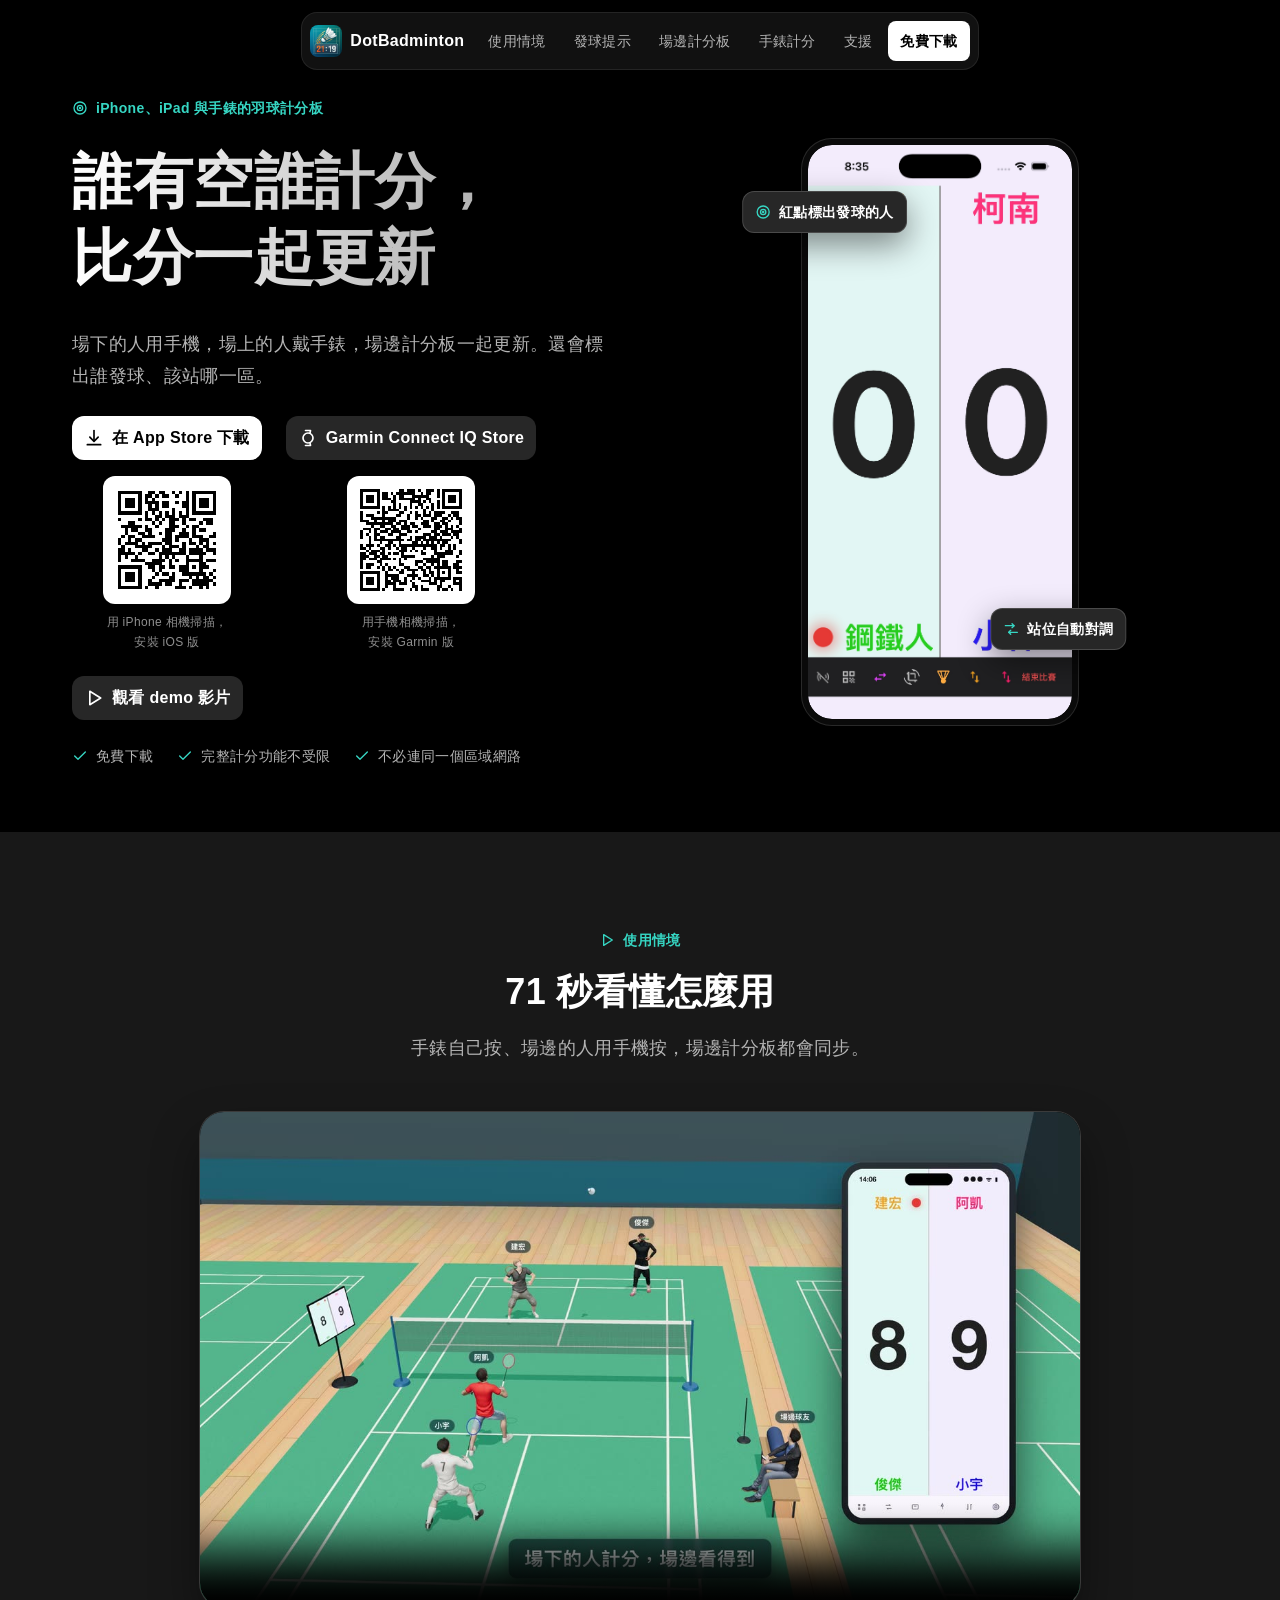
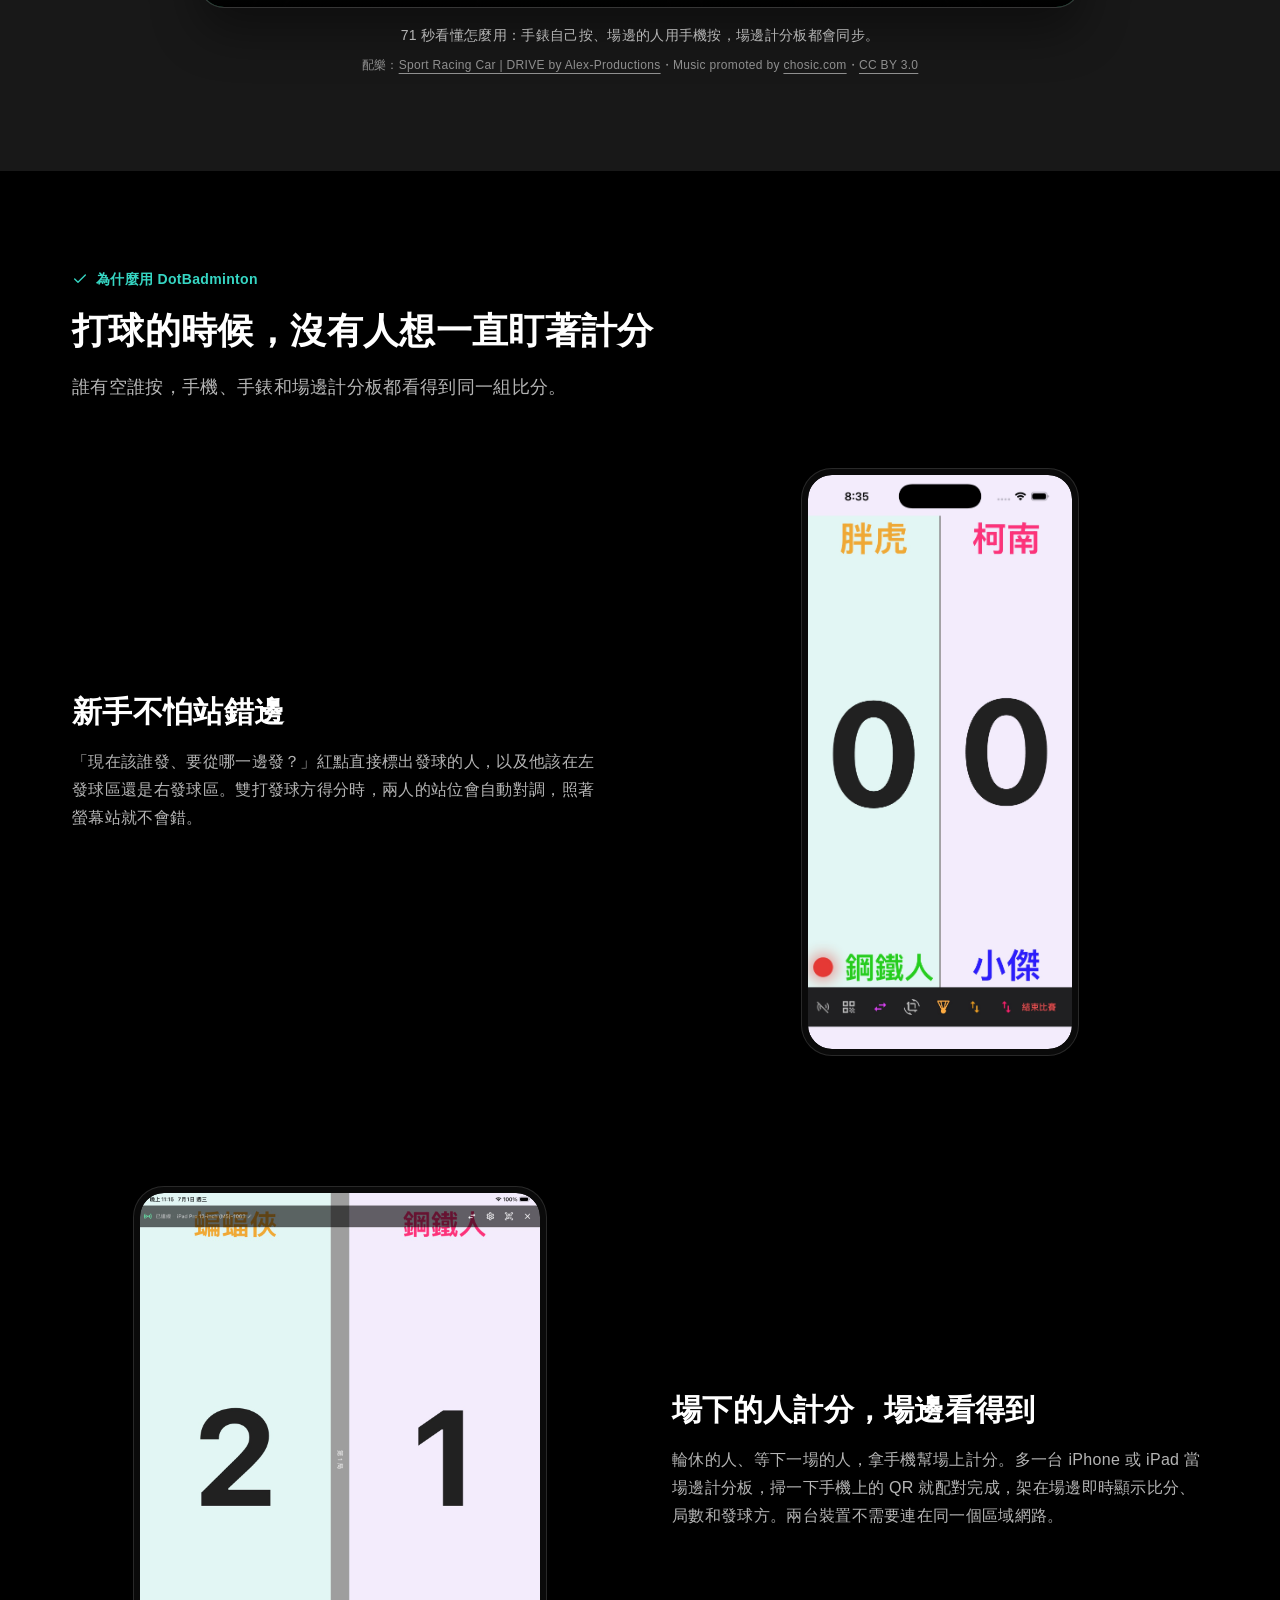
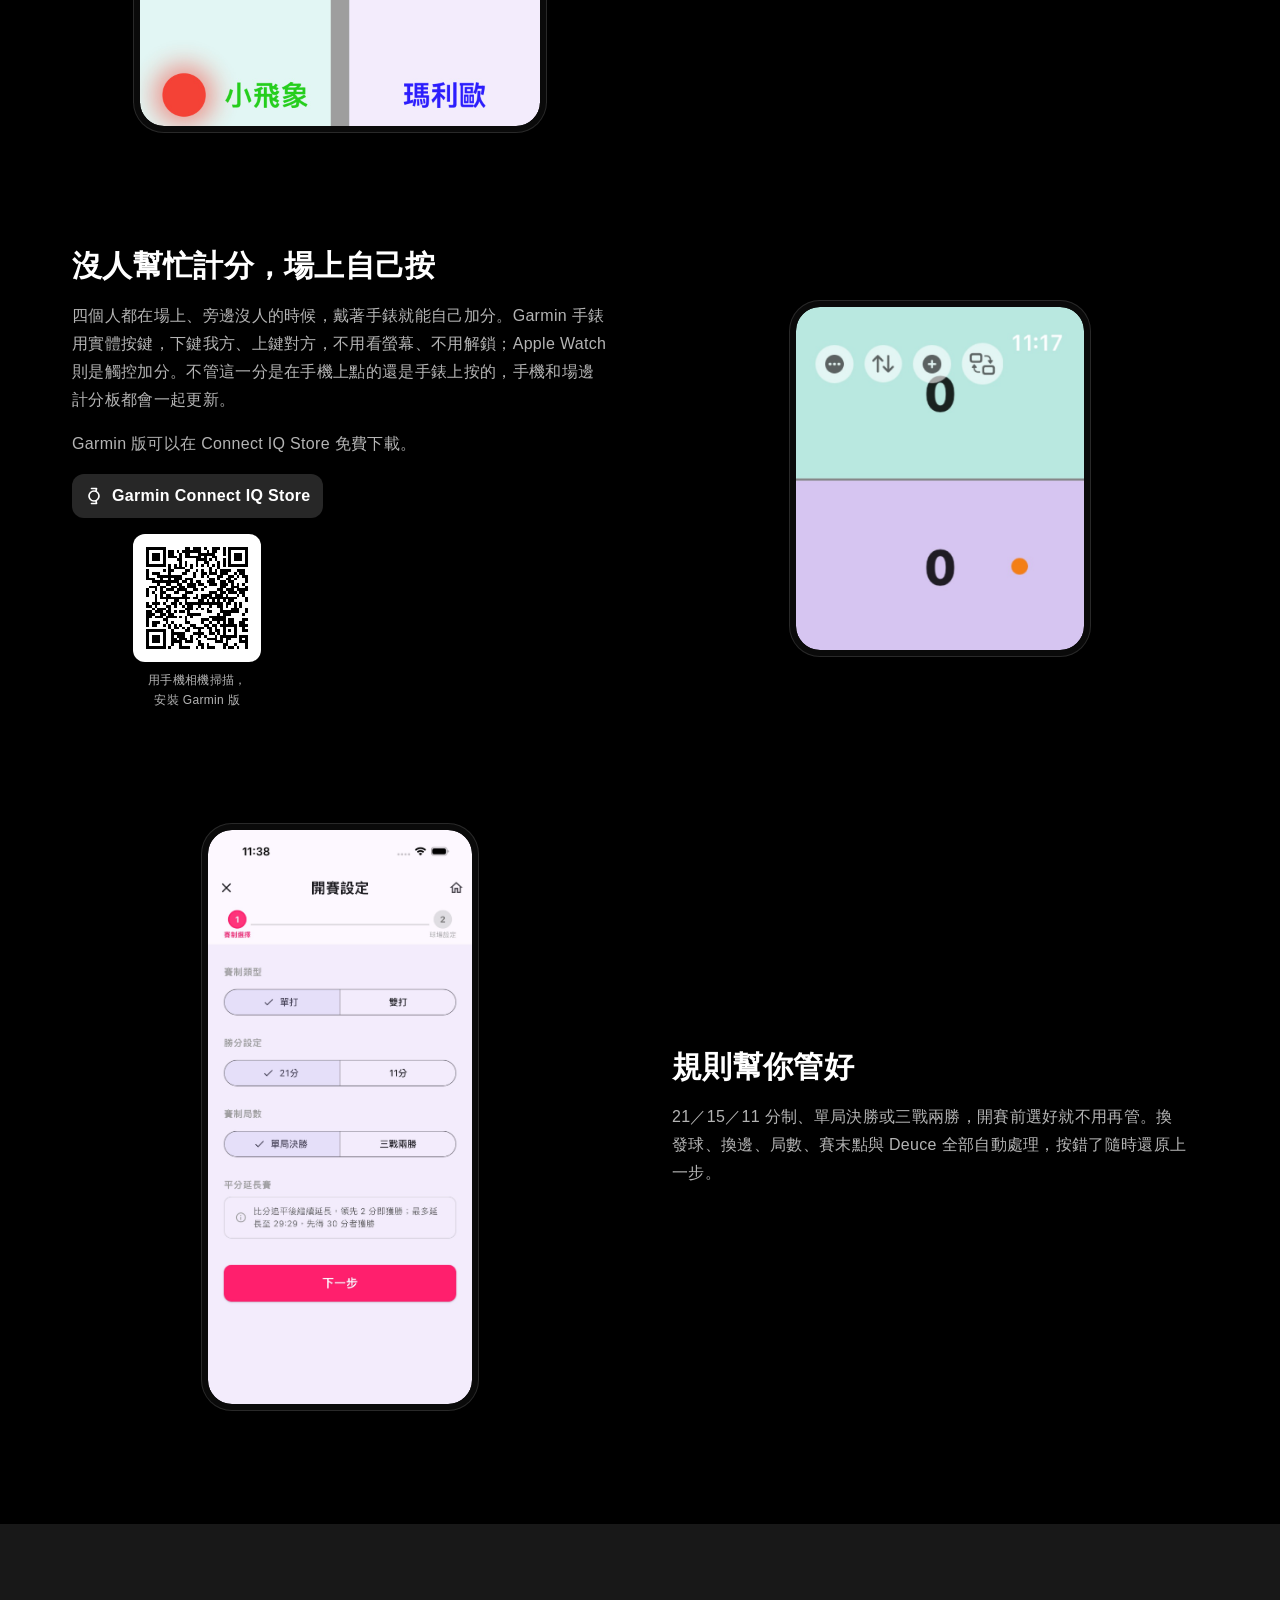
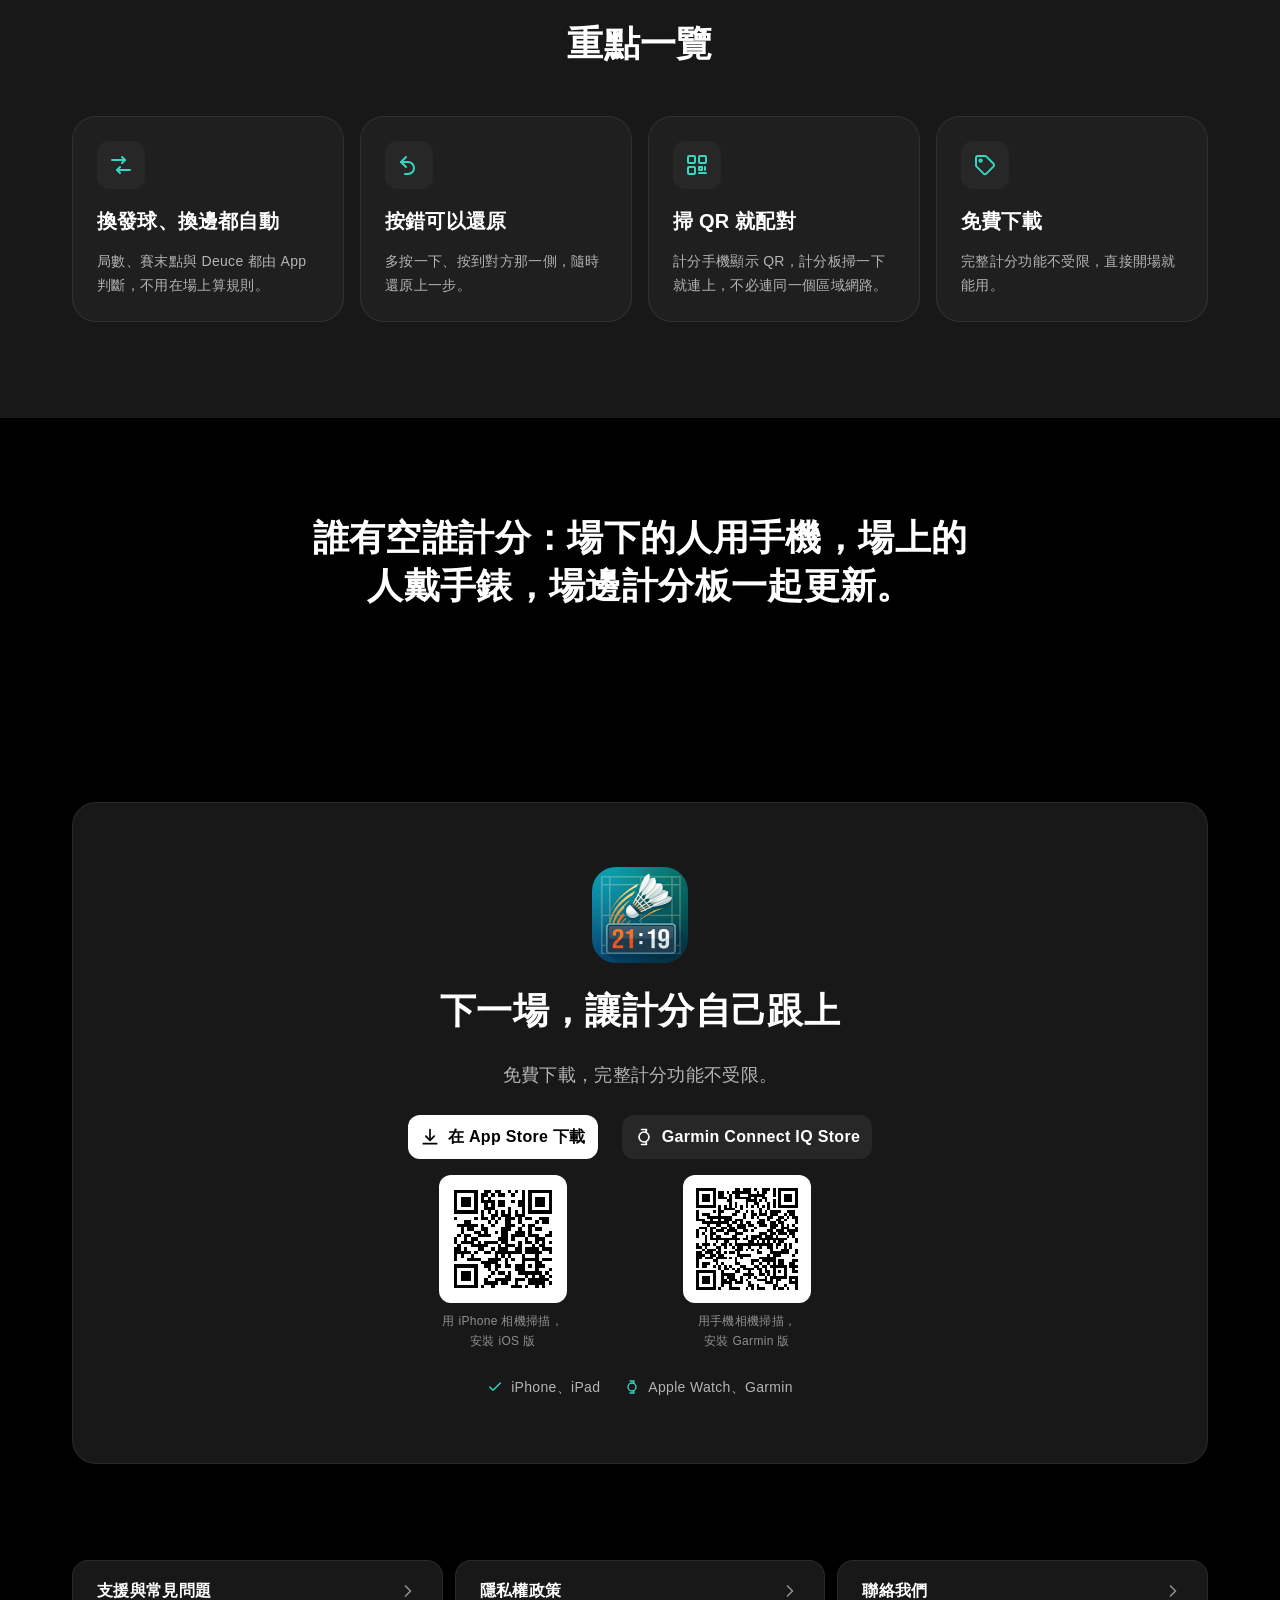
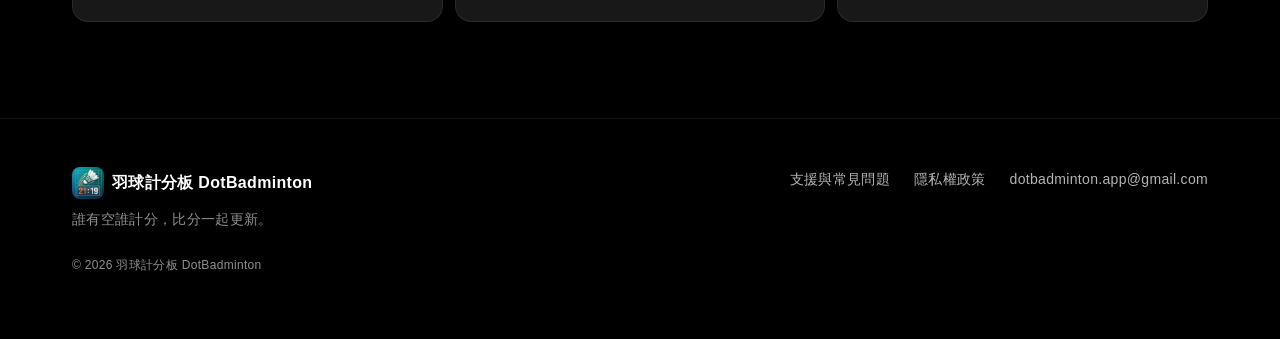
<file: index.html>
<!doctype html>
<html lang="zh-Hant">
<head>
  <meta charset="utf-8">
  <meta name="viewport" content="width=device-width, initial-scale=1, viewport-fit=cover">
  <meta name="theme-color" content="#000000">
  <meta name="description" content="羽球計分板 DotBadminton：場下的人拿手機計分，場邊計分板同步顯示；沒人幫忙時，Apple Watch 或 Garmin 手錶也能自己加分。還會標出誰發球、該站哪一區。">
  <title>羽球計分板 DotBadminton</title>
  <link rel="stylesheet" href="site.css">
  <script>document.documentElement.classList.add('js');</script>
</head>
<body>

<svg class="icon-sprite" aria-hidden="true" focusable="false" xmlns="http://www.w3.org/2000/svg">
  <symbol id="i-check" viewBox="0 0 24 24"><polyline points="20 6 9 17 4 12"/></symbol>
  <symbol id="i-play" viewBox="0 0 24 24"><polygon points="7 4 20 12 7 20"/></symbol>
  <symbol id="i-download" viewBox="0 0 24 24"><path d="M12 3v12"/><polyline points="7 11 12 16 17 11"/><path d="M4 20h16"/></symbol>
  <symbol id="i-target" viewBox="0 0 24 24"><circle cx="12" cy="12" r="9"/><circle cx="12" cy="12" r="4"/><circle cx="12" cy="12" r="0.8"/></symbol>
  <symbol id="i-swap" viewBox="0 0 24 24"><polyline points="13 4 16 7 13 10"/><path d="M3 7h13"/><polyline points="11 14 8 17 11 20"/><path d="M21 17H8"/></symbol>
  <symbol id="i-undo" viewBox="0 0 24 24"><path d="M9 14 4 9l5-5"/><path d="M4 9h7a6 6 0 0 1 0 12H8"/></symbol>
  <symbol id="i-qr" viewBox="0 0 24 24"><rect x="3" y="3" width="7" height="7" rx="1"/><rect x="14" y="3" width="7" height="7" rx="1"/><rect x="3" y="14" width="7" height="7" rx="1"/><path d="M14 14h3v3h-3z"/><path d="M20 14v3"/><path d="M14 20h7"/></symbol>
  <symbol id="i-watch" viewBox="0 0 24 24"><circle cx="12" cy="12" r="6"/><path d="M9 3h6l-.6 3.2"/><path d="M9 21h6l-.6-3.2"/></symbol>
  <symbol id="i-tag" viewBox="0 0 24 24"><path d="M20.6 13.4 13.4 20.6a2 2 0 0 1-2.8 0l-7.2-7.2A2 2 0 0 1 3 12V5a2 2 0 0 1 2-2h7a2 2 0 0 1 1.4.6l7.2 7.2a2 2 0 0 1 0 2.6z"/><circle cx="7.6" cy="7.6" r="1.2"/></symbol>
  <symbol id="i-chevron" viewBox="0 0 24 24"><polyline points="9 6 15 12 9 18"/></symbol>
</svg>

<a class="skip-link btn btn-primary btn-sm" href="#main">跳到主要內容</a>

<nav class="site-nav" aria-label="主要導覽">
  <a class="brand" href="#top">
    <img src="images/icon.png" alt="" width="32" height="32">
    <span>DotBadminton</span>
  </a>
  <ul class="nav-links">
    <li><a href="#video">使用情境</a></li>
    <li><a href="#serve">發球提示</a></li>
    <li><a href="#board">場邊計分板</a></li>
    <li><a href="#watch">手錶計分</a></li>
    <li><a href="support.html">支援</a></li>
  </ul>
  <a class="btn btn-primary btn-sm" href="https://apps.apple.com/tw/app/id6772691692">免費下載</a>
  <button class="menu-toggle" type="button" aria-expanded="false" aria-controls="menu-panel">
    <span class="sr-only">開啟選單</span>
    <span class="bar" aria-hidden="true"></span>
    <span class="bar" aria-hidden="true"></span>
  </button>
</nav>

<div class="menu-panel" id="menu-panel" hidden>
  <a class="menu-link" href="#video" style="--i:0">使用情境</a>
  <a class="menu-link" href="#serve" style="--i:1">發球提示</a>
  <a class="menu-link" href="#board" style="--i:2">場邊計分板</a>
  <a class="menu-link" href="#watch" style="--i:3">手錶計分</a>
  <a class="menu-link" href="#rules" style="--i:4">規則設定</a>
  <a class="menu-link" href="support.html" style="--i:5">支援與常見問題</a>
  <a class="btn btn-primary" href="https://apps.apple.com/tw/app/id6772691692" style="--i:6">
    <svg class="icon" aria-hidden="true"><use href="#i-download"/></svg>
    在 App Store 下載
  </a>
</div>

<main id="main" tabindex="-1">

  <header class="hero" id="top">
    <div class="container hero-grid">
      <div class="hero-copy">
        <p class="kicker">
          <svg class="icon" aria-hidden="true"><use href="#i-target"/></svg>
          iPhone、iPad 與手錶的羽球計分板
        </p>
        <h1 class="hero-title">誰有空誰計分，比分一起更新</h1>
        <p class="hero-sub">場下的人用手機，場上的人戴手錶，場邊計分板一起更新。還會標出誰發球、該站哪一區。</p>
        <div class="hero-actions">
          <div class="dl-option">
            <a class="btn btn-primary" href="https://apps.apple.com/tw/app/id6772691692">
              <svg class="icon" aria-hidden="true"><use href="#i-download"/></svg>
              在 App Store 下載
            </a>
            <div class="qr-block">
              <div class="qr">
                <img src="images/appstore-qr.svg" alt="App Store 下載頁的 QR Code" width="112" height="112">
              </div>
              <p>用 iPhone 相機掃描，<span class="nowrap">安裝 iOS 版</span></p>
            </div>
          </div>
          <div class="dl-option">
            <a class="btn btn-secondary" href="https://apps.garmin.com/en-US/apps/15e935f8-0713-4999-ad07-809568c2617f" target="_blank" rel="noopener">
              <svg class="icon" aria-hidden="true"><use href="#i-watch"/></svg>
              Garmin Connect IQ Store
            </a>
            <div class="qr-block">
              <div class="qr">
                <img src="images/garmin-qr.svg" alt="Connect IQ Store 下載頁的 QR Code" width="112" height="112">
              </div>
              <p>用手機相機掃描，<span class="nowrap">安裝 Garmin 版</span></p>
            </div>
          </div>
          <a class="btn btn-secondary" href="#video">
            <svg class="icon" aria-hidden="true"><use href="#i-play"/></svg>
            觀看 demo 影片
          </a>
        </div>
        <ul class="proof">
          <li><svg class="icon" aria-hidden="true"><use href="#i-check"/></svg>免費下載</li>
          <li><svg class="icon" aria-hidden="true"><use href="#i-check"/></svg>完整計分功能不受限</li>
          <li><svg class="icon" aria-hidden="true"><use href="#i-check"/></svg>不必連同一個區域網路</li>
        </ul>
      </div>
      <div class="hero-visual">
        <div class="shot-stage">
          <div class="shot is-phone">
            <img src="images/scoring.jpg" alt="計分畫面，發球球員名字旁有紅點標示" width="1206" height="2622">
          </div>
          <p class="shot-chip is-a">
            <svg class="icon" aria-hidden="true"><use href="#i-target"/></svg>
            紅點標出發球的人
          </p>
          <p class="shot-chip is-b">
            <svg class="icon" aria-hidden="true"><use href="#i-swap"/></svg>
            站位自動對調
          </p>
        </div>
      </div>
    </div>
  </header>

  <section class="section is-band" id="video">
    <div class="container">
      <div class="section-head is-center reveal">
        <p class="kicker">
          <svg class="icon" aria-hidden="true"><use href="#i-play"/></svg>
          使用情境
        </p>
        <h2 class="section-title">71 秒看懂怎麼用</h2>
        <p class="section-lead">手錶自己按、場邊的人用手機按，場邊計分板都會同步。</p>
      </div>
      <figure class="promo-figure reveal">
        <video controls controlslist="nodownload" playsinline preload="none" poster="images/promo-poster.jpg"
               oncontextmenu="return false;"
               aria-label="DotBadminton 使用情境影片：手錶自己計分、場邊的人用手機計分，場邊計分板同步顯示比分與發球">
          <source src="videos/dotbadminton-promo.mp4" type="video/mp4">
          你的瀏覽器無法播放這段影片。
        </video>
        <figcaption>
          71 秒看懂怎麼用：手錶自己按、場邊的人用手機按，場邊計分板都會同步。
          <span class="credit">配樂：<a href="https://onsound.eu/" target="_blank" rel="noopener">Sport Racing Car | DRIVE by Alex-Productions</a>・Music promoted by <a href="https://www.chosic.com/free-music/all/" target="_blank" rel="noopener">chosic.com</a>・<a href="https://creativecommons.org/licenses/by/3.0/" target="_blank" rel="noopener">CC BY 3.0</a></span>
        </figcaption>
      </figure>
    </div>
  </section>

  <section class="section">
    <div class="container">
      <div class="section-head reveal">
        <p class="kicker">
          <svg class="icon" aria-hidden="true"><use href="#i-check"/></svg>
          為什麼用 DotBadminton
        </p>
        <h2 class="section-title">打球的時候，沒有人想一直盯著計分</h2>
        <p class="section-lead">誰有空誰按，手機、手錶和場邊計分板都看得到同一組比分。</p>
      </div>

      <div class="benefits">

        <article class="benefit reveal" id="serve">
          <div class="benefit-copy">
            <h3 class="benefit-title">新手不怕站錯邊</h3>
            <p>「現在該誰發、要從哪一邊發？」紅點直接標出發球的人，以及他該在左發球區還是右發球區。雙打發球方得分時，兩人的站位會自動對調，照著螢幕站就不會錯。</p>
          </div>
          <div class="benefit-visual">
            <div class="shot is-phone">
              <a class="zoom" href="images/scoring.jpg" target="_blank" rel="noopener">
                <img src="images/scoring.jpg" alt="計分畫面，發球球員名字旁有紅點標示" loading="lazy" width="1206" height="2622">
              </a>
            </div>
          </div>
        </article>

        <article class="benefit is-flip reveal" id="board">
          <div class="benefit-copy">
            <h3 class="benefit-title">場下的人計分，場邊看得到</h3>
            <p>輪休的人、等下一場的人，拿手機幫場上計分。多一台 iPhone 或 iPad 當場邊計分板，掃一下手機上的 QR 就配對完成，架在場邊即時顯示比分、局數和發球方。兩台裝置不需要連在同一個區域網路。</p>
          </div>
          <div class="benefit-visual">
            <div class="shot is-tablet">
              <a class="zoom" href="images/board.jpg" target="_blank" rel="noopener">
                <img src="images/board.jpg" alt="iPad 當作場邊計分板顯示比分" loading="lazy" width="1200" height="1600">
              </a>
            </div>
          </div>
        </article>

        <article class="benefit reveal" id="watch">
          <div class="benefit-copy">
            <h3 class="benefit-title">沒人幫忙計分，場上自己按</h3>
            <p>四個人都在場上、旁邊沒人的時候，戴著手錶就能自己加分。Garmin 手錶用實體按鍵，下鍵我方、上鍵對方，不用看螢幕、不用解鎖；Apple Watch 則是觸控加分。不管這一分是在手機上點的還是手錶上按的，手機和場邊計分板都會一起更新。</p>
            <p>Garmin 版可以在 Connect IQ Store 免費下載。</p>
            <div class="dl-option">
              <a class="btn btn-secondary" href="https://apps.garmin.com/en-US/apps/15e935f8-0713-4999-ad07-809568c2617f" target="_blank" rel="noopener">
                <svg class="icon" aria-hidden="true"><use href="#i-watch"/></svg>
                Garmin Connect IQ Store
              </a>
              <div class="qr-block">
                <div class="qr">
                  <img src="images/garmin-qr.svg" alt="Connect IQ Store 下載頁的 QR Code" loading="lazy" width="112" height="112">
                </div>
                <p>用手機相機掃描，<span class="nowrap">安裝 Garmin 版</span></p>
              </div>
            </div>
          </div>
          <div class="benefit-visual">
            <div class="shot is-watch">
              <a class="zoom" href="images/watch.jpg" target="_blank" rel="noopener">
                <img src="images/watch.jpg" alt="手錶上的計分畫面" loading="lazy" width="698" height="832">
              </a>
            </div>
          </div>
        </article>

        <article class="benefit is-flip reveal" id="rules">
          <div class="benefit-copy">
            <h3 class="benefit-title">規則幫你管好</h3>
            <p>21／15／11 分制、單局決勝或三戰兩勝，開賽前選好就不用再管。換發球、換邊、局數、賽末點與 Deuce 全部自動處理，按錯了隨時還原上一步。</p>
          </div>
          <div class="benefit-visual">
            <div class="shot is-phone">
              <a class="zoom" href="images/setup.jpg" target="_blank" rel="noopener">
                <img src="images/setup.jpg" alt="開賽設定畫面" loading="lazy" width="1206" height="2622">
              </a>
            </div>
          </div>
        </article>

      </div>
    </div>
  </section>

  <section class="section is-band">
    <div class="container">
      <div class="section-head is-center reveal">
        <h2 class="section-title">重點一覽</h2>
      </div>
      <div class="features">
        <div class="feature reveal">
          <div class="feature-icon">
            <svg class="icon" aria-hidden="true"><use href="#i-swap"/></svg>
          </div>
          <h3>換發球、換邊都自動</h3>
          <p>局數、賽末點與 Deuce 都由 App 判斷，不用在場上算規則。</p>
        </div>
        <div class="feature reveal">
          <div class="feature-icon">
            <svg class="icon" aria-hidden="true"><use href="#i-undo"/></svg>
          </div>
          <h3>按錯可以還原</h3>
          <p>多按一下、按到對方那一側，隨時還原上一步。</p>
        </div>
        <div class="feature reveal">
          <div class="feature-icon">
            <svg class="icon" aria-hidden="true"><use href="#i-qr"/></svg>
          </div>
          <h3>掃 QR 就配對</h3>
          <p>計分手機顯示 QR，計分板掃一下就連上，不必連同一個區域網路。</p>
        </div>
        <div class="feature reveal">
          <div class="feature-icon">
            <svg class="icon" aria-hidden="true"><use href="#i-tag"/></svg>
          </div>
          <h3>免費下載</h3>
          <p>完整計分功能不受限，直接開場就能用。</p>
        </div>
      </div>
    </div>
  </section>

  <section class="section tagline">
    <div class="container">
      <p class="tagline-text" id="tagline">誰有空誰計分：場下的人用手機，場上的人戴手錶，場邊計分板一起更新。</p>
    </div>
  </section>

  <section class="section" id="download">
    <div class="container">
      <div class="cta-card reveal">
        <img class="cta-icon" src="images/icon.png" alt="DotBadminton App 圖示" width="96" height="96">
        <h2 class="section-title">下一場，讓計分自己跟上</h2>
        <p class="section-lead">免費下載，完整計分功能不受限。</p>
        <div class="cta-actions">
          <div class="dl-option">
            <a class="btn btn-primary" href="https://apps.apple.com/tw/app/id6772691692">
              <svg class="icon" aria-hidden="true"><use href="#i-download"/></svg>
              在 App Store 下載
            </a>
            <div class="qr-block">
              <div class="qr">
                <img src="images/appstore-qr.svg" alt="App Store 下載頁的 QR Code" width="112" height="112">
              </div>
              <p>用 iPhone 相機掃描，<span class="nowrap">安裝 iOS 版</span></p>
            </div>
          </div>
          <div class="dl-option">
            <a class="btn btn-secondary" href="https://apps.garmin.com/en-US/apps/15e935f8-0713-4999-ad07-809568c2617f" target="_blank" rel="noopener">
              <svg class="icon" aria-hidden="true"><use href="#i-watch"/></svg>
              Garmin Connect IQ Store
            </a>
            <div class="qr-block">
              <div class="qr">
                <img src="images/garmin-qr.svg" alt="Connect IQ Store 下載頁的 QR Code" loading="lazy" width="112" height="112">
              </div>
              <p>用手機相機掃描，<span class="nowrap">安裝 Garmin 版</span></p>
            </div>
          </div>
        </div>
        <ul class="proof">
          <li><svg class="icon" aria-hidden="true"><use href="#i-check"/></svg>iPhone、iPad</li>
          <li><svg class="icon" aria-hidden="true"><use href="#i-watch"/></svg>Apple Watch、Garmin</li>
        </ul>
      </div>
    </div>
  </section>

  <section class="section is-tight">
    <div class="container">
      <div class="links reveal">
        <a href="support.html">
          <span>支援與常見問題</span>
          <svg class="icon" aria-hidden="true"><use href="#i-chevron"/></svg>
        </a>
        <a href="privacy.html">
          <span>隱私權政策</span>
          <svg class="icon" aria-hidden="true"><use href="#i-chevron"/></svg>
        </a>
        <a href="mailto:dotbadminton.app@gmail.com">
          <span>聯絡我們</span>
          <svg class="icon" aria-hidden="true"><use href="#i-chevron"/></svg>
        </a>
      </div>
    </div>
  </section>

</main>

<footer class="site-footer">
  <div class="container footer-inner">
    <div class="footer-brand">
      <span class="brand">
        <img src="images/icon.png" alt="" width="32" height="32">
        <span>羽球計分板 DotBadminton</span>
      </span>
      <p>誰有空誰計分，比分一起更新。</p>
    </div>
    <ul class="footer-links">
      <li><a href="support.html">支援與常見問題</a></li>
      <li><a href="privacy.html">隱私權政策</a></li>
      <li><a href="mailto:dotbadminton.app@gmail.com">dotbadminton.app@gmail.com</a></li>
    </ul>
    <p class="footer-copy">© 2026 羽球計分板 DotBadminton</p>
  </div>
</footer>

<script src="site.js" defer></script>

</body>
</html>
</file>
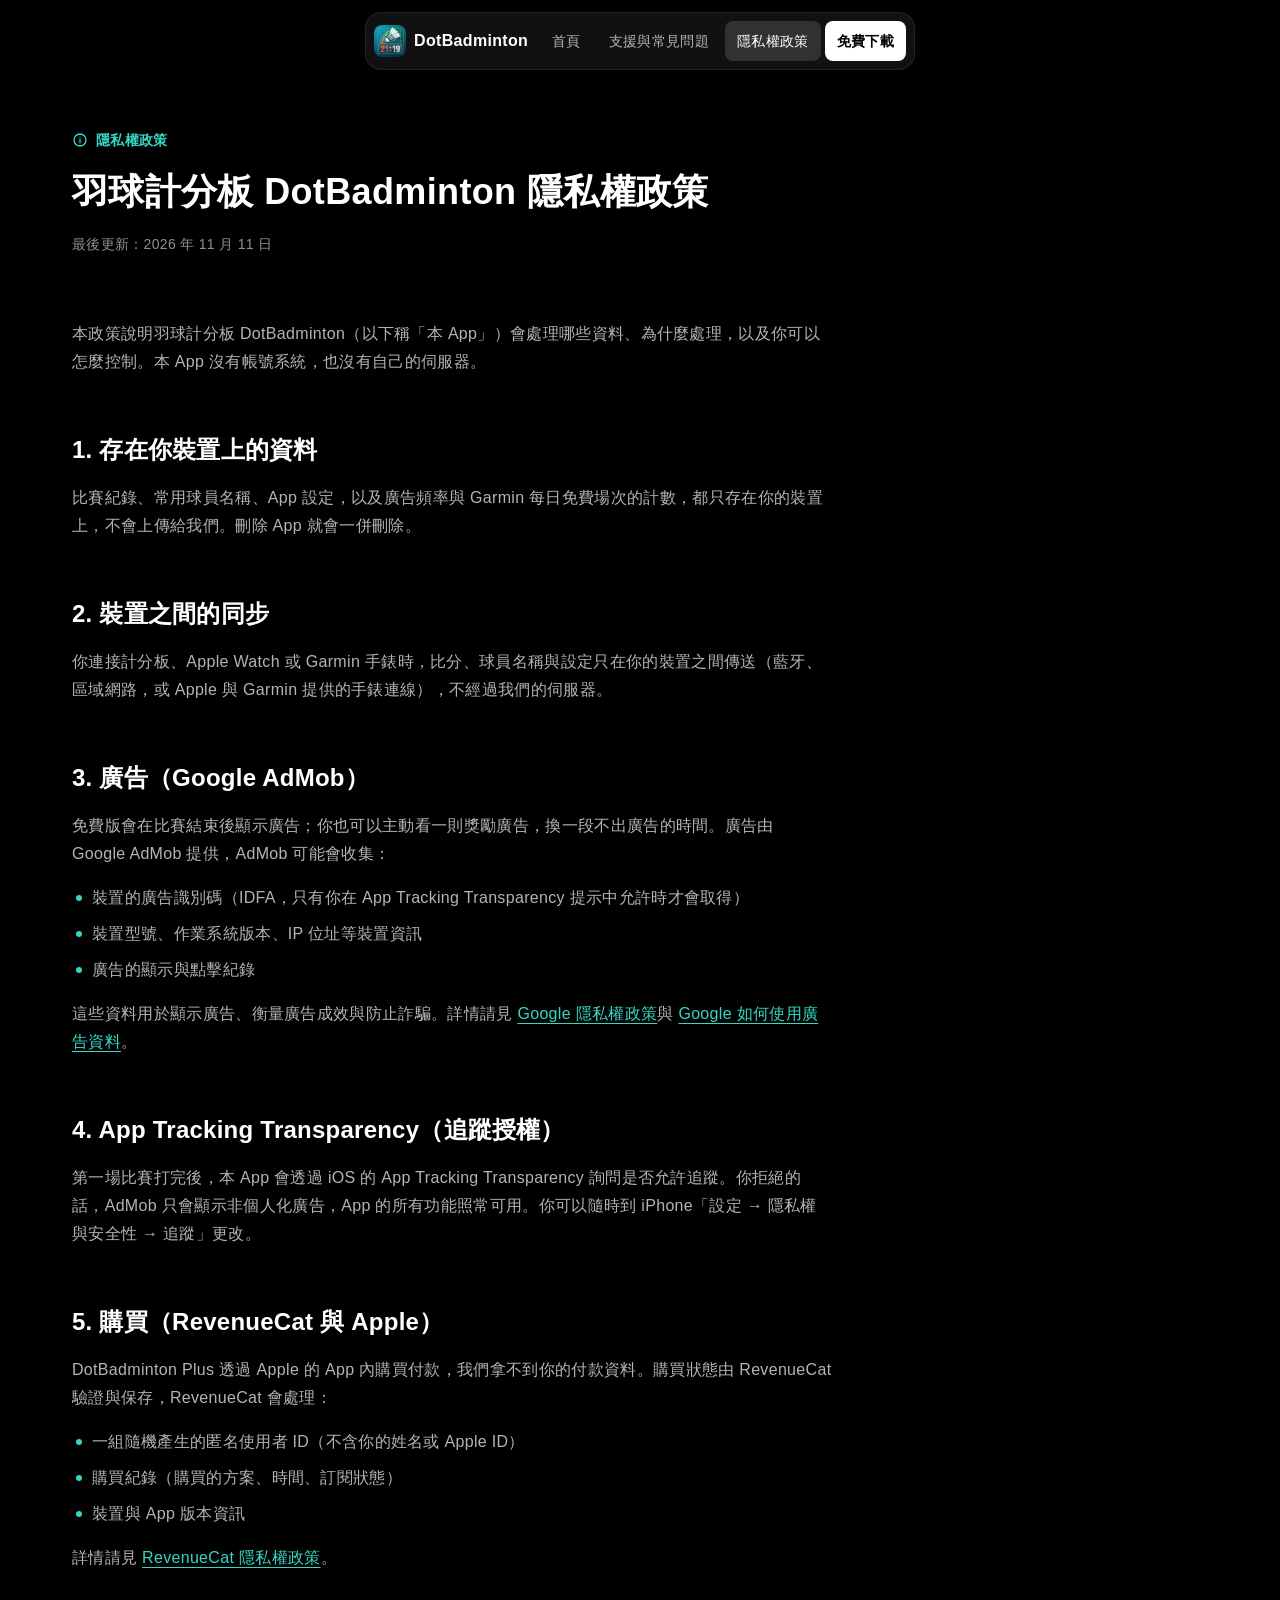
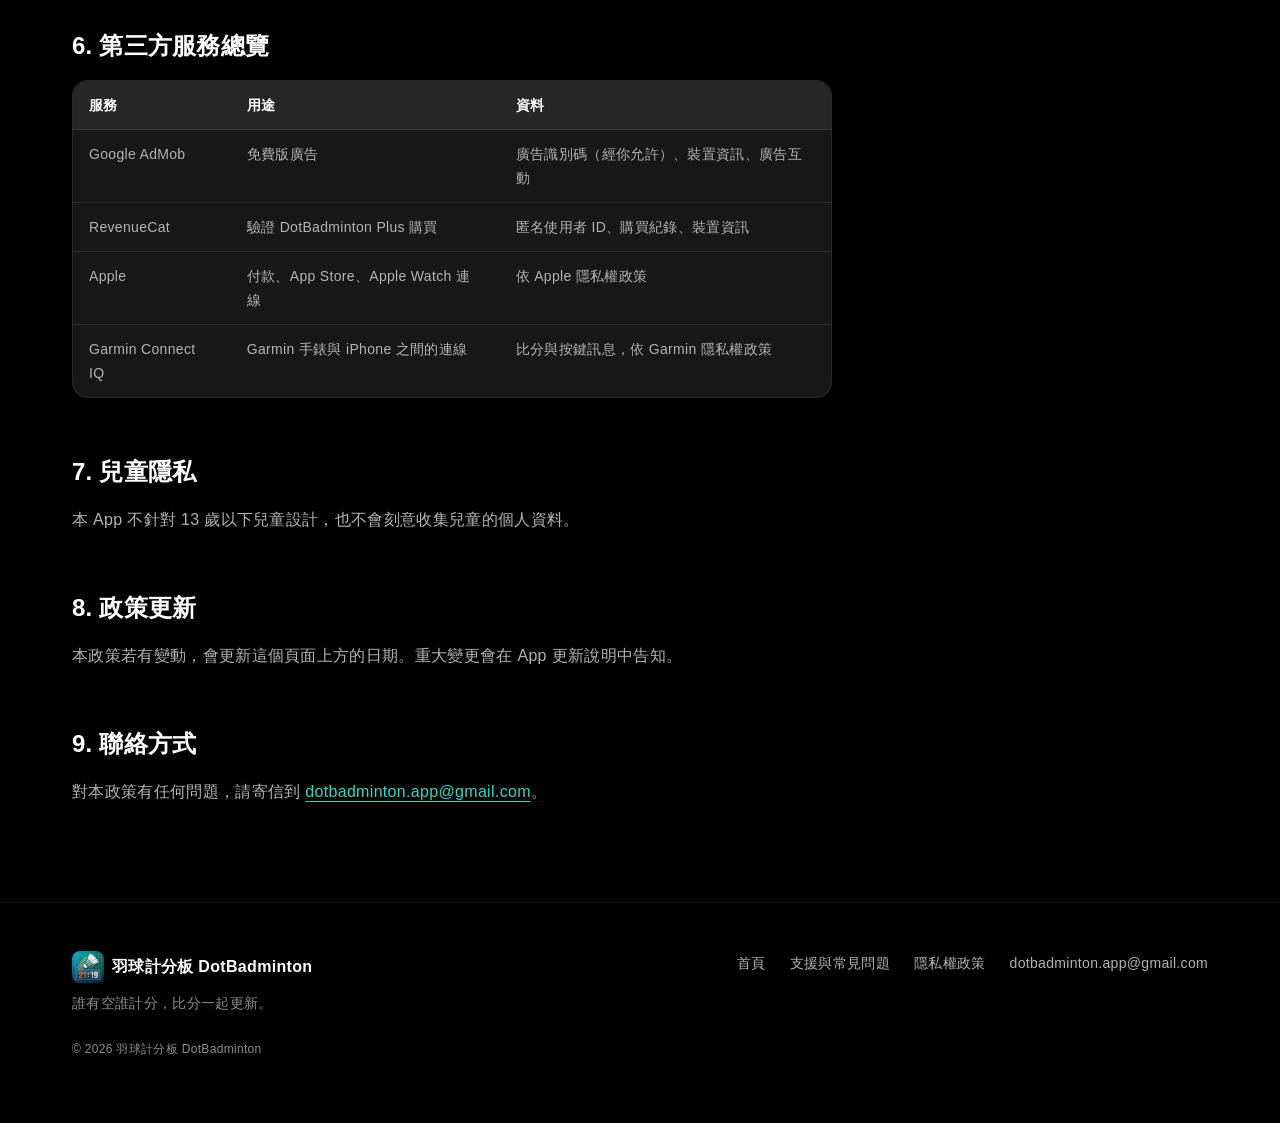
<file: privacy.html>
<!doctype html>
<html lang="zh-Hant">
<head>
  <meta charset="utf-8">
  <meta name="viewport" content="width=device-width, initial-scale=1, viewport-fit=cover">
  <meta name="theme-color" content="#000000">
  <meta name="description" content="羽球計分板 DotBadminton 的隱私權政策：資料存在哪裡、裝置之間怎麼同步、用到哪些第三方服務。">
  <title>羽球計分板 DotBadminton 隱私權政策</title>
  <link rel="stylesheet" href="site.css">
  <script>document.documentElement.classList.add('js');</script>
</head>
<body>

<svg class="icon-sprite" aria-hidden="true" focusable="false" xmlns="http://www.w3.org/2000/svg">
  <symbol id="i-plus" viewBox="0 0 24 24"><path d="M12 5v14"/><path d="M5 12h14"/></symbol>
  <symbol id="i-info" viewBox="0 0 24 24"><circle cx="12" cy="12" r="9"/><path d="M12 11v5"/><path d="M12 8h.01"/></symbol>
  <symbol id="i-mail" viewBox="0 0 24 24"><rect x="3" y="5" width="18" height="14" rx="2"/><path d="m3.5 7 8.5 6 8.5-6"/></symbol>
  <symbol id="i-download" viewBox="0 0 24 24"><path d="M12 3v12"/><polyline points="7 11 12 16 17 11"/><path d="M4 20h16"/></symbol>
  <symbol id="i-chevron" viewBox="0 0 24 24"><polyline points="9 6 15 12 9 18"/></symbol>
</svg>

<a class="skip-link btn btn-primary btn-sm" href="#main">跳到主要內容</a>

<nav class="site-nav" aria-label="主要導覽">
  <a class="brand" href="index.html">
    <img src="images/icon.png" alt="" width="32" height="32">
    <span>DotBadminton</span>
  </a>
  <ul class="nav-links is-always">
    <li><a href="index.html">首頁</a></li>
    <li><a href="support.html">支援與常見問題</a></li>
    <li><a href="privacy.html" aria-current="page">隱私權政策</a></li>
  </ul>
  <a class="btn btn-primary btn-sm" href="https://apps.apple.com/tw/app/id6772691692">免費下載</a>
</nav>

<main id="main" tabindex="-1">

  <header class="page-hero">
    <div class="container">
      <div class="page-hero-inner">
        <p class="kicker"><svg class="icon" aria-hidden="true"><use href="#i-info"/></svg>隱私權政策</p>
        <h1 class="page-title">羽球計分板 DotBadminton 隱私權政策</h1>
        <p class="page-meta">最後更新：2026 年 11 月 11 日</p>
      </div>
    </div>
  </header>

  <section class="section is-tight">
    <div class="container">
      <div class="prose reveal">
        <p>本政策說明羽球計分板 DotBadminton（以下稱「本 App」）會處理哪些資料、為什麼處理，以及你可以怎麼控制。本 App 沒有帳號系統，也沒有自己的伺服器。</p>

        <h2>1. 存在你裝置上的資料</h2>
        <p>比賽紀錄、常用球員名稱、App 設定，以及廣告頻率與 Garmin 每日免費場次的計數，都只存在你的裝置上，不會上傳給我們。刪除 App 就會一併刪除。</p>

        <h2>2. 裝置之間的同步</h2>
        <p>你連接計分板、Apple Watch 或 Garmin 手錶時，比分、球員名稱與設定只在你的裝置之間傳送（藍牙、區域網路，或 Apple 與 Garmin 提供的手錶連線），不經過我們的伺服器。</p>

        <h2>3. 廣告（Google AdMob）</h2>
        <p>免費版會在比賽結束後顯示廣告；你也可以主動看一則獎勵廣告，換一段不出廣告的時間。廣告由 Google AdMob 提供，AdMob 可能會收集：</p>
        <ul>
          <li>裝置的廣告識別碼（IDFA，只有你在 App Tracking Transparency 提示中允許時才會取得）</li>
          <li>裝置型號、作業系統版本、IP 位址等裝置資訊</li>
          <li>廣告的顯示與點擊紀錄</li>
        </ul>
        <p>這些資料用於顯示廣告、衡量廣告成效與防止詐騙。詳情請見 <a class="text-link" href="https://policies.google.com/privacy" target="_blank" rel="noopener">Google 隱私權政策</a>與 <a class="text-link" href="https://policies.google.com/technologies/ads" target="_blank" rel="noopener">Google 如何使用廣告資料</a>。</p>

        <h2>4. App Tracking Transparency（追蹤授權）</h2>
        <p>第一場比賽打完後，本 App 會透過 iOS 的 App Tracking Transparency 詢問是否允許追蹤。你拒絕的話，AdMob 只會顯示非個人化廣告，App 的所有功能照常可用。你可以隨時到 iPhone「設定 → 隱私權與安全性 → 追蹤」更改。</p>

        <h2>5. 購買（RevenueCat 與 Apple）</h2>
        <p>DotBadminton Plus 透過 Apple 的 App 內購買付款，我們拿不到你的付款資料。購買狀態由 RevenueCat 驗證與保存，RevenueCat 會處理：</p>
        <ul>
          <li>一組隨機產生的匿名使用者 ID（不含你的姓名或 Apple ID）</li>
          <li>購買紀錄（購買的方案、時間、訂閱狀態）</li>
          <li>裝置與 App 版本資訊</li>
        </ul>
        <p>詳情請見 <a class="text-link" href="https://www.revenuecat.com/privacy" target="_blank" rel="noopener">RevenueCat 隱私權政策</a>。</p>

        <h2>6. 第三方服務總覽</h2>
        <div class="table-wrap">
          <table>
            <tr><th>服務</th><th>用途</th><th>資料</th></tr>
            <tr><td>Google AdMob</td><td>免費版廣告</td><td>廣告識別碼（經你允許）、裝置資訊、廣告互動</td></tr>
            <tr><td>RevenueCat</td><td>驗證 DotBadminton Plus 購買</td><td>匿名使用者 ID、購買紀錄、裝置資訊</td></tr>
            <tr><td>Apple</td><td>付款、App Store、Apple Watch 連線</td><td>依 Apple 隱私權政策</td></tr>
            <tr><td>Garmin Connect IQ</td><td>Garmin 手錶與 iPhone 之間的連線</td><td>比分與按鍵訊息，依 Garmin 隱私權政策</td></tr>
          </table>
        </div>

        <h2>7. 兒童隱私</h2>
        <p>本 App 不針對 13 歲以下兒童設計，也不會刻意收集兒童的個人資料。</p>

        <h2>8. 政策更新</h2>
        <p>本政策若有變動，會更新這個頁面上方的日期。重大變更會在 App 更新說明中告知。</p>

        <h2>9. 聯絡方式</h2>
        <p>對本政策有任何問題，請寄信到 <a class="text-link" href="mailto:dotbadminton.app@gmail.com">dotbadminton.app@gmail.com</a>。</p>
      </div>
    </div>
  </section>

</main>

<footer class="site-footer">
  <div class="container footer-inner">
    <div class="footer-brand">
      <span class="brand">
        <img src="images/icon.png" alt="" width="32" height="32">
        <span>羽球計分板 DotBadminton</span>
      </span>
      <p>誰有空誰計分，比分一起更新。</p>
    </div>
    <ul class="footer-links">
      <li><a href="index.html">首頁</a></li>
      <li><a href="support.html">支援與常見問題</a></li>
      <li><a href="privacy.html" aria-current="page">隱私權政策</a></li>
      <li><a href="mailto:dotbadminton.app@gmail.com">dotbadminton.app@gmail.com</a></li>
    </ul>
    <p class="footer-copy">© 2026 羽球計分板 DotBadminton</p>
  </div>
</footer>

<script src="site.js" defer></script>

</body>
</html>
</file>
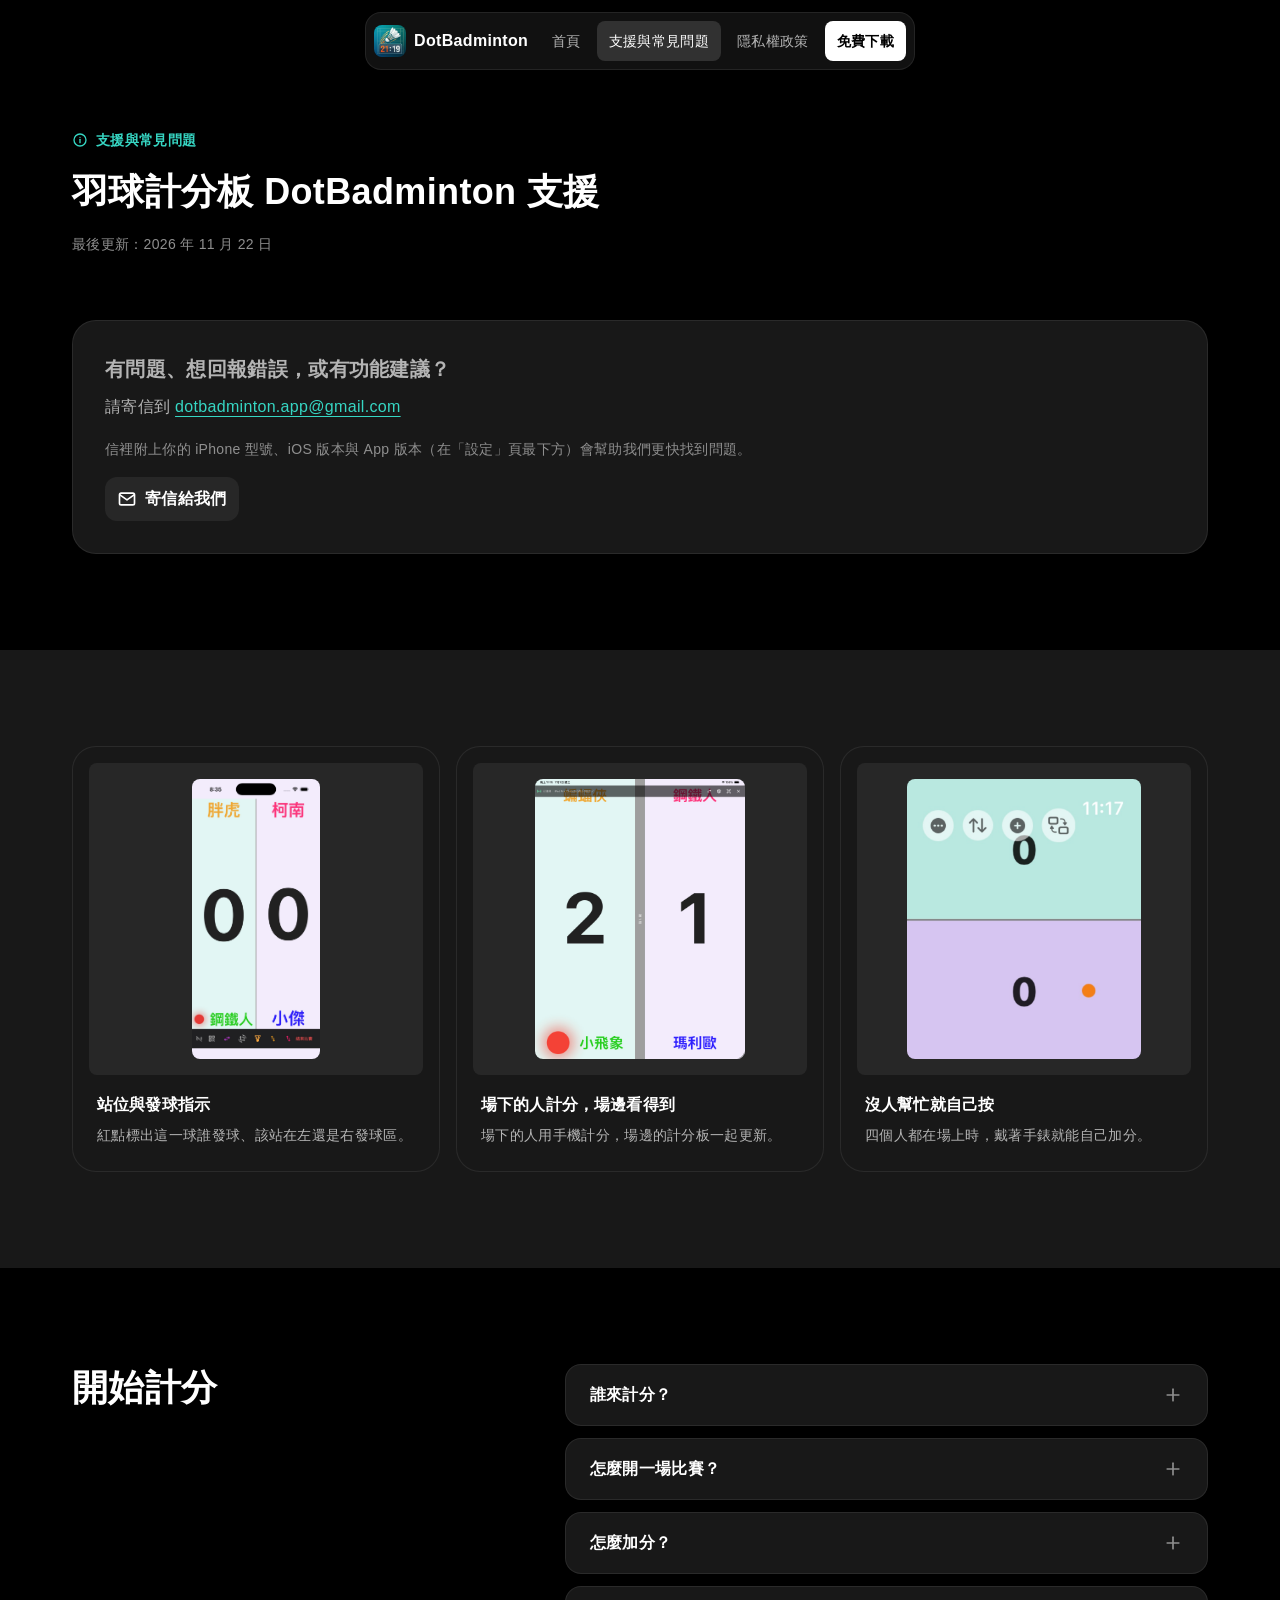
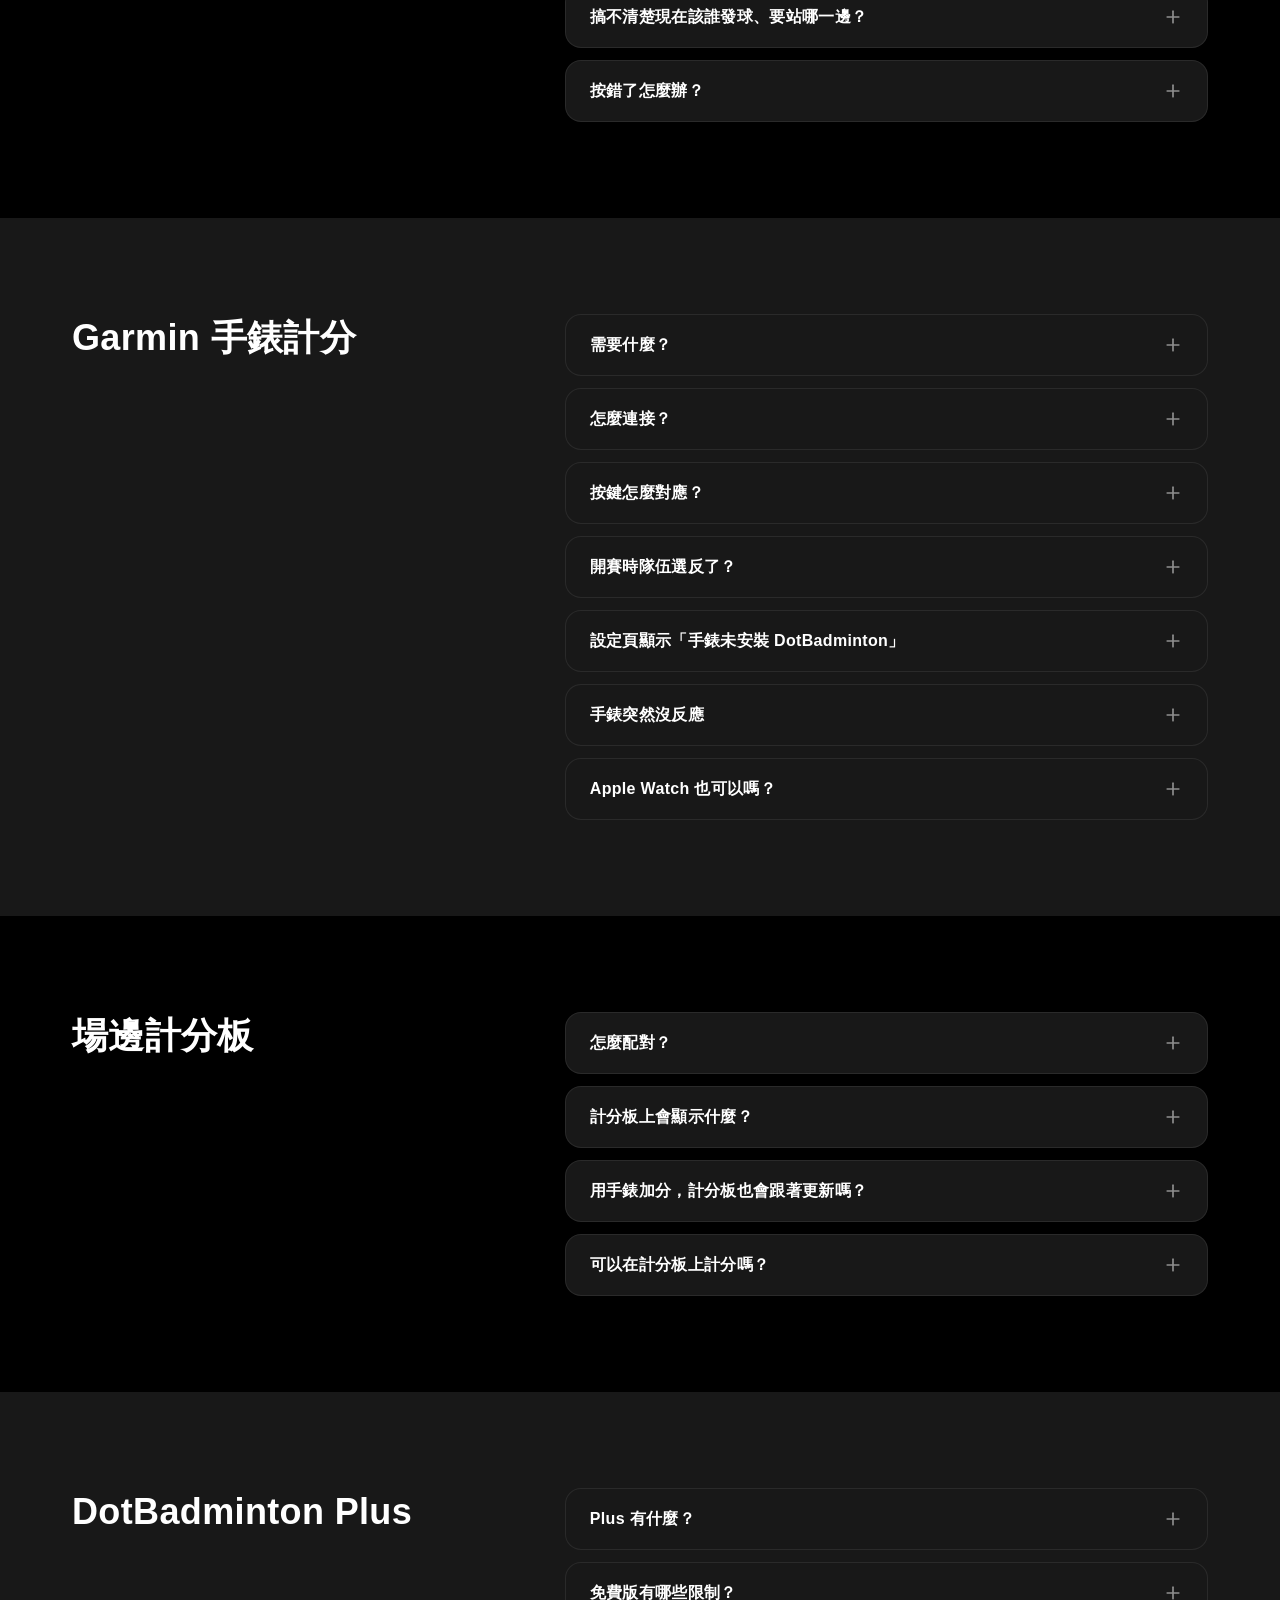
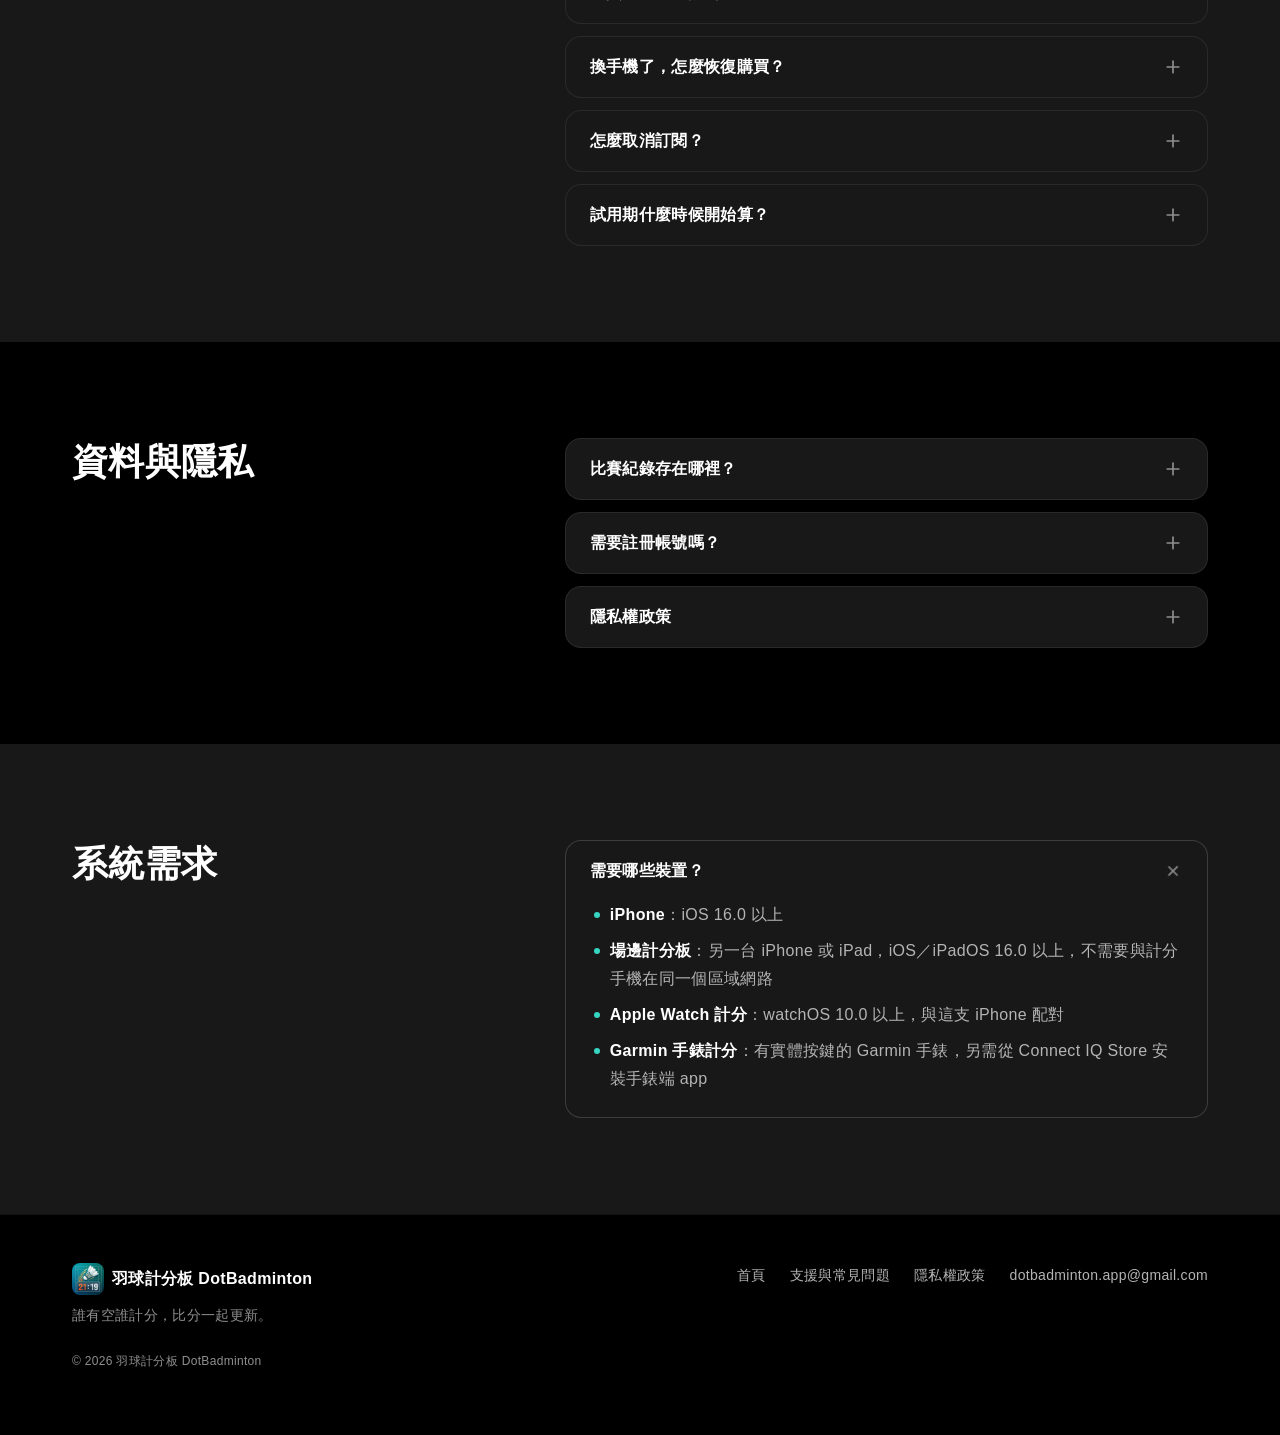
<file: support.html>
<!doctype html>
<html lang="zh-Hant">
<head>
  <meta charset="utf-8">
  <meta name="viewport" content="width=device-width, initial-scale=1, viewport-fit=cover">
  <meta name="theme-color" content="#000000">
  <meta name="description" content="羽球計分板 DotBadminton 的支援與常見問題：誰來計分、站位與發球指示、Garmin 與 Apple Watch 手錶計分、場邊計分板、訂閱與資料隱私。">
  <title>羽球計分板 DotBadminton 支援</title>
  <link rel="stylesheet" href="site.css">
  <script>document.documentElement.classList.add('js');</script>
</head>
<body>

<svg class="icon-sprite" aria-hidden="true" focusable="false" xmlns="http://www.w3.org/2000/svg">
  <symbol id="i-plus" viewBox="0 0 24 24"><path d="M12 5v14"/><path d="M5 12h14"/></symbol>
  <symbol id="i-info" viewBox="0 0 24 24"><circle cx="12" cy="12" r="9"/><path d="M12 11v5"/><path d="M12 8h.01"/></symbol>
  <symbol id="i-mail" viewBox="0 0 24 24"><rect x="3" y="5" width="18" height="14" rx="2"/><path d="m3.5 7 8.5 6 8.5-6"/></symbol>
  <symbol id="i-download" viewBox="0 0 24 24"><path d="M12 3v12"/><polyline points="7 11 12 16 17 11"/><path d="M4 20h16"/></symbol>
  <symbol id="i-chevron" viewBox="0 0 24 24"><polyline points="9 6 15 12 9 18"/></symbol>
</svg>

<a class="skip-link btn btn-primary btn-sm" href="#main">跳到主要內容</a>

<nav class="site-nav" aria-label="主要導覽">
  <a class="brand" href="index.html">
    <img src="images/icon.png" alt="" width="32" height="32">
    <span>DotBadminton</span>
  </a>
  <ul class="nav-links is-always">
    <li><a href="index.html">首頁</a></li>
    <li><a href="support.html" aria-current="page">支援與常見問題</a></li>
    <li><a href="privacy.html">隱私權政策</a></li>
  </ul>
  <a class="btn btn-primary btn-sm" href="https://apps.apple.com/tw/app/id6772691692">免費下載</a>
</nav>

<main id="main" tabindex="-1">

  <header class="page-hero">
    <div class="container">
      <div class="page-hero-inner">
        <p class="kicker"><svg class="icon" aria-hidden="true"><use href="#i-info"/></svg>支援與常見問題</p>
        <h1 class="page-title">羽球計分板 DotBadminton 支援</h1>
        <p class="page-meta">最後更新：2026 年 11 月 22 日</p>
      </div>
    </div>
  </header>

  <section class="section is-tight">
    <div class="container">
      <div class="contact-card reveal">
        <p class="contact-title">有問題、想回報錯誤，或有功能建議？</p>
        <p>請寄信到 <a class="text-link" href="mailto:dotbadminton.app@gmail.com">dotbadminton.app@gmail.com</a></p>
        <p class="hint">信裡附上你的 iPhone 型號、iOS 版本與 App 版本（在「設定」頁最下方）會幫助我們更快找到問題。</p>
        <a class="btn btn-secondary" href="mailto:dotbadminton.app@gmail.com">
          <svg class="icon" aria-hidden="true"><use href="#i-mail"/></svg>
          寄信給我們
        </a>
      </div>
    </div>
  </section>

  <section class="section is-band">
    <div class="container">
      <div class="highlights">
        <div class="hl reveal">
          <div class="hl-shot"><a class="zoom" href="images/scoring.jpg" target="_blank" rel="noopener"><img src="images/scoring.jpg" alt="計分畫面，發球者旁有一個紅點標示" loading="lazy"></a></div>
          <div class="hl-text">
            <h3>站位與發球指示</h3>
            <p>紅點標出這一球誰發球、該站在左還是右發球區。</p>
          </div>
        </div>
        <div class="hl reveal">
          <div class="hl-shot"><a class="zoom" href="images/board.jpg" target="_blank" rel="noopener"><img src="images/board.jpg" alt="iPad 當作場邊計分板顯示比分" loading="lazy"></a></div>
          <div class="hl-text">
            <h3>場下的人計分，場邊看得到</h3>
            <p>場下的人用手機計分，場邊的計分板一起更新。</p>
          </div>
        </div>
        <div class="hl reveal">
          <div class="hl-shot"><a class="zoom" href="images/watch.jpg" target="_blank" rel="noopener"><img src="images/watch.jpg" alt="手錶上的計分畫面" loading="lazy"></a></div>
          <div class="hl-text">
            <h3>沒人幫忙就自己按</h3>
            <p>四個人都在場上時，戴著手錶就能自己加分。</p>
          </div>
        </div>
      </div>
    </div>
  </section>

  <section class="section">
    <div class="container faq-layout">
      <div class="section-head">
        <h2 class="section-title" id="start">開始計分</h2>
      </div>
      <div class="faq-list reveal">

      <details class="faq-item">
        <summary><span>誰來計分？</span><svg class="icon" aria-hidden="true"><use href="#i-plus"/></svg></summary>
        <div class="faq-answer">
          <p>看你們現場還有誰有空：</p>
          <ul>
            <li><strong>有人在場下</strong>：輪休的人、等下一場的人，拿手機幫場上計分。再多一台 iPhone 或 iPad 當場邊計分板，場上四個人抬頭就看得到比分。</li>
            <li><strong>四個人都在場上</strong>：戴著 Apple Watch 或 Garmin 手錶就能自己加分，手機放在場邊不用拿。</li>
          </ul>
          <p>不管這一分是在手機上點的還是手錶上按的，手機和場邊計分板都會一起更新，四個人看到的永遠是同一個比分。</p>
          <div class="note-card"><svg class="icon" aria-hidden="true"><use href="#i-info"/></svg><p>計分的手機是中間那一台：手錶和計分板都連在它身上，所以它要留在場邊、App 保持開著。</p></div>
        </div>
      </details>

      <details class="faq-item">
        <summary><span>怎麼開一場比賽？</span><svg class="icon" aria-hidden="true"><use href="#i-plus"/></svg></summary>
        <div class="faq-answer">
          <p>打開 App 按「開始比賽」，先選賽制，再填隊伍與球員。</p>
          <figure class="fig">
            <div class="shot is-phone"><a class="zoom" href="images/setup.jpg" target="_blank" rel="noopener"><img src="images/setup.jpg" alt="開賽設定畫面：賽制類型、勝分設定、賽制局數" loading="lazy"></a></div>
            <figcaption class="withzoom">單打或雙打、21／15／11 分制、單局決勝或三戰兩勝，開賽前先選好。</figcaption>
          </figure>
          <p>球員名稱可以存成常用球員，下次開賽直接選。</p>
        </div>
      </details>

      <details class="faq-item">
        <summary><span>怎麼加分？</span><svg class="icon" aria-hidden="true"><use href="#i-plus"/></svg></summary>
        <div class="faq-answer">
          <p>點畫面上該隊的半邊就加一分。畫面右半永遠是「我方」。發球方、發球區（左／右）、局數、賽末點與 Deuce 都會自動處理並標示出來。</p>
        </div>
      </details>

      <details class="faq-item">
        <summary><span>搞不清楚現在該誰發球、要站哪一邊？</span><svg class="icon" aria-hidden="true"><use href="#i-plus"/></svg></summary>
        <div class="faq-answer">
          <p>不用記，畫面會標出來。</p>
          <figure class="fig">
            <div class="shot is-phone"><a class="zoom" href="images/scoring.jpg" target="_blank" rel="noopener"><img src="images/scoring.jpg" alt="計分畫面，發球球員名字旁有紅點" loading="lazy"></a></div>
            <figcaption class="withzoom">紅點就在這一球的發球者旁邊，位置同時代表他該站在左發球區還是右發球區。</figcaption>
          </figure>
          <ul>
            <li><strong>誰發球</strong>：紅點標在他的名字旁邊。</li>
            <li><strong>站哪一區</strong>：紅點在上或在下，對應右發球區與左發球區。</li>
            <li><strong>雙打換位</strong>：發球方得分時，兩個人的位置會自動對調，照著螢幕站就對了。</li>
          </ul>
          <div class="note-card"><svg class="icon" aria-hidden="true"><use href="#i-info"/></svg><p>場邊計分板上也有同一個紅點，所以四個人抬頭就知道該怎麼站。</p></div>
        </div>
      </details>

      <details class="faq-item">
        <summary><span>按錯了怎麼辦？</span><svg class="icon" aria-hidden="true"><use href="#i-plus"/></svg></summary>
        <div class="faq-answer">
          <p>按「還原」可以退回上一步，連續按可以退回更多步。比分、發球權與換邊狀態都會一起還原。</p>
        </div>
      </details>
      </div>
    </div>
  </section>

  <section class="section is-band">
    <div class="container faq-layout">
      <div class="section-head">
        <h2 class="section-title" id="garmin">Garmin 手錶計分</h2>
      </div>
      <div class="faq-list reveal">

      <details class="faq-item">
        <summary><span>需要什麼？</span><svg class="icon" aria-hidden="true"><use href="#i-plus"/></svg></summary>
        <div class="faq-answer">
          <p>需要一支<strong>有實體按鍵的 Garmin 手錶</strong>，並安裝 DotBadminton 手錶 app：可以直接前往 <a href="https://apps.garmin.com/en-US/apps/15e935f8-0713-4999-ad07-809568c2617f" target="_blank" rel="noopener">Connect IQ Store 的 DotBadminton 頁面</a>，或在手機的 <strong>Connect IQ App</strong> 裡搜尋「DotBadminton」。能不能裝，Connect IQ 會依你的手錶自動判斷，支援機型也以那裡顯示的為準。iPhone 上要裝 Garmin Connect App 並保持在背景執行。</p>
          <p>只有觸控、沒有上下鍵的機型目前不支援。</p>
          <p>沒有 Garmin 手錶也可以正常使用 App 的所有計分功能。</p>
        </div>
      </details>

      <details class="faq-item">
        <summary><span>怎麼連接？</span><svg class="icon" aria-hidden="true"><use href="#i-plus"/></svg></summary>
        <div class="faq-answer">
          <p>進入「設定 → Garmin 手錶 → 連接 Garmin 手錶」，會跳到 Garmin Connect App 選擇你的手錶，選完自動跳回。手錶上還沒裝 app 的話，用設定頁的「下載手錶 app」直接前往 Connect IQ Store 安裝。</p>
        </div>
      </details>

      <details class="faq-item">
        <summary><span>按鍵怎麼對應？</span><svg class="icon" aria-hidden="true"><use href="#i-plus"/></svg></summary>
        <div class="faq-answer">
          <p>下鍵（DOWN）永遠是「我方」加分，上鍵（UP）永遠是「對方」。「我方」是哪一隊由開賽設定決定，球場上兩隊各有一個手錶標記（⌚），點一下就把「我方」指過去。</p>
        </div>
      </details>

      <details class="faq-item">
        <summary><span>開賽時隊伍選反了？</span><svg class="icon" aria-hidden="true"><use href="#i-plus"/></svg></summary>
        <div class="faq-answer">
          <p>用手錶選單的「對調我方」可以當場修正，不用回手機改。</p>
        </div>
      </details>

      <details class="faq-item">
        <summary><span>設定頁顯示「手錶未安裝 DotBadminton」</span><svg class="icon" aria-hidden="true"><use href="#i-plus"/></svg></summary>
        <div class="faq-answer">
          <p>代表手機連得上手錶，但還沒收到手錶送來的訊息。打開手錶上的程式、按一下任何鍵，或等最多 10 秒的閒置心跳，這個提示就會消失。</p>
        </div>
      </details>

      <details class="faq-item">
        <summary><span>手錶突然沒反應</span><svg class="icon" aria-hidden="true"><use href="#i-plus"/></svg></summary>
        <div class="faq-answer">
          <p>比賽期間 iPhone 上的 App 要保持開著，但不能從多工畫面滑掉。被關掉之後手錶就連不到手機，重新打開 App 即可，手錶會自動重送還沒確認的按鍵。</p>
          <div class="note-card"><svg class="icon" aria-hidden="true"><use href="#i-info"/></svg><p>手錶計分在前景、背景或鎖屏都可以；但有接計分板時請保持在前景，鎖屏會讓計分手機與計分板之間的連線中斷。</p></div>
        </div>
      </details>

      <details class="faq-item">
        <summary><span>Apple Watch 也可以嗎？</span><svg class="icon" aria-hidden="true"><use href="#i-plus"/></svg></summary>
        <div class="faq-answer">
          <p>可以。Apple Watch 用觸控加分，不需要實體按鍵。</p>
          <figure class="fig">
            <div class="shot is-watch"><a class="zoom" href="images/watch.jpg" target="_blank" rel="noopener"><img src="images/watch.jpg" alt="Apple Watch 上的計分畫面，兩隊比分各佔一半" loading="lazy"></a></div>
            <figcaption class="withzoom">上下各一隊，點一下就加分，橘點標示發球方。</figcaption>
          </figure>
        </div>
      </details>
      </div>
    </div>
  </section>

  <section class="section">
    <div class="container faq-layout">
      <div class="section-head">
        <h2 class="section-title" id="scoreboard">場邊計分板</h2>
      </div>
      <div class="faq-list reveal">

      <details class="faq-item">
        <summary><span>怎麼配對？</span><svg class="icon" aria-hidden="true"><use href="#i-plus"/></svg></summary>
        <div class="faq-answer">
          <p>計分的手機上顯示 QR Code，另一台裝置開啟計分板模式掃一下就完成配對。</p>
          <figure class="fig">
            <div class="shot is-phone"><a class="zoom" href="images/qr.jpg" target="_blank" rel="noopener"><img src="images/qr.jpg" alt="計分手機上顯示配對用的 QR Code 與配對碼" loading="lazy"></a></div>
            <figcaption class="withzoom">計分畫面下方工具列按 QR 鈕，另一台裝置掃這個碼。</figcaption>
          </figure>
          <p>兩台裝置<strong>不需要連在同一個區域網路</strong>，也不限機型，螢幕大的 iPad 很適合當計分板。</p>
        </div>
      </details>

      <details class="faq-item">
        <summary><span>計分板上會顯示什麼？</span><svg class="icon" aria-hidden="true"><use href="#i-plus"/></svg></summary>
        <div class="faq-answer">
          <figure class="fig">
            <div class="shot is-tablet"><a class="zoom" href="images/board.jpg" target="_blank" rel="noopener"><img src="images/board.jpg" alt="iPad 當作場邊計分板的畫面：兩隊比分、球員名稱、局數與發球指示" loading="lazy"></a></div>
            <figcaption class="withzoom">比分、四位球員的名字、目前第幾局，以及標示發球方的紅點。</figcaption>
          </figure>
          <p>字夠大，站在場上四個角落都讀得到。</p>
        </div>
      </details>

      <details class="faq-item">
        <summary><span>用手錶加分，計分板也會跟著更新嗎？</span><svg class="icon" aria-hidden="true"><use href="#i-plus"/></svg></summary>
        <div class="faq-answer">
          <p>會。手錶按下去的那一分先傳到計分的手機，手機再推給場邊計分板，三個畫面的比分永遠一致，換誰計分都不用重新對比分。</p>
          <div class="note-card"><svg class="icon" aria-hidden="true"><use href="#i-info"/></svg><p>前提是計分的手機要保持亮著、停在計分畫面。鎖屏會中斷手機與計分板之間的連線，計分板會停在最後一個比分（手錶計分本身不受影響）。</p></div>
        </div>
      </details>

      <details class="faq-item">
        <summary><span>可以在計分板上計分嗎？</span><svg class="icon" aria-hidden="true"><use href="#i-plus"/></svg></summary>
        <div class="faq-answer">
          <p>不行，這是刻意的設計。計分板只負責顯示，避免場邊有人經過誤觸改到比分。計分一律在計分的手機上操作。</p>
        </div>
      </details>
      </div>
    </div>
  </section>

  <section class="section is-band">
    <div class="container faq-layout">
      <div class="section-head">
        <h2 class="section-title" id="plus">DotBadminton Plus</h2>
      </div>
      <div class="faq-list reveal">

      <details class="faq-item">
        <summary><span>Plus 有什麼？</span><svg class="icon" aria-hidden="true"><use href="#i-plus"/></svg></summary>
        <div class="faq-answer">
          <ul>
            <li>整場零廣告</li>
            <li>常用球員無上限</li>
          </ul>
          <div class="plans">
            <div class="plan"><b>年訂閱（含 7 天免費試用）</b><span>NT$300</span></div>
            <div class="plan"><b>月訂閱</b><span>NT$30</span></div>
          </div>
          <p>兩種方案解鎖的內容完全相同。</p>
        </div>
      </details>

      <details class="faq-item">
        <summary><span>免費版有哪些限制？</span><svg class="icon" aria-hidden="true"><use href="#i-plus"/></svg></summary>
        <div class="faq-answer">
          <p>計分功能完全不受限。常用球員最多 4 位（雙打剛好存得下）。</p>
          <p>手錶計分和場邊計分板都不限場次，免費版就能用。</p>
          <p>免費版打完幾場會出現廣告。不想被打斷的話，可以主動看一則廣告換 60 分鐘不出廣告，最多累積 2 小時 —— 中場休息順手看完，整段就清靜了。</p>
        </div>
      </details>

      <details class="faq-item">
        <summary><span>換手機了，怎麼恢復購買？</span><svg class="icon" aria-hidden="true"><use href="#i-plus"/></svg></summary>
        <div class="faq-answer">
          <p>用同一個 Apple ID 登入新手機，打開 App 進入「設定 → 升級 DotBadminton Plus」，按「恢復購買」即可。不會重複扣款。</p>
        </div>
      </details>

      <details class="faq-item">
        <summary><span>怎麼取消訂閱？</span><svg class="icon" aria-hidden="true"><use href="#i-plus"/></svg></summary>
        <div class="faq-answer">
          <p>訂閱由 Apple 管理，不是在 App 裡取消。請到 iPhone「設定 → 點最上方你的名字 → 訂閱項目」找到 DotBadminton 後取消。</p>
          <p>在免費試用期間取消不會收費。取消後仍可使用到當期結束。</p>
        </div>
      </details>

      <details class="faq-item">
        <summary><span>試用期什麼時候開始算？</span><svg class="icon" aria-hidden="true"><use href="#i-plus"/></svg></summary>
        <div class="faq-answer">
          <p>7 天免費試用只提供給年訂閱，從購買當下開始計算。期滿前 24 小時內會自動續訂並向你的 Apple ID 收費。</p>
        </div>
      </details>
      </div>
    </div>
  </section>

  <section class="section">
    <div class="container faq-layout">
      <div class="section-head">
        <h2 class="section-title" id="privacy">資料與隱私</h2>
      </div>
      <div class="faq-list reveal">

      <details class="faq-item">
        <summary><span>比賽紀錄存在哪裡？</span><svg class="icon" aria-hidden="true"><use href="#i-plus"/></svg></summary>
        <div class="faq-answer">
          <p>全部存在你的 iPhone 上，沒有雲端備份，我們也看不到。這代表：刪除 App 會一併刪除所有紀錄，換手機時紀錄不會跟著走。</p>
        </div>
      </details>

      <details class="faq-item">
        <summary><span>需要註冊帳號嗎？</span><svg class="icon" aria-hidden="true"><use href="#i-plus"/></svg></summary>
        <div class="faq-answer">
          <p>不需要。本 App 沒有帳號系統。</p>
        </div>
      </details>

      <details class="faq-item">
        <summary><span>隱私權政策</span><svg class="icon" aria-hidden="true"><use href="#i-plus"/></svg></summary>
        <div class="faq-answer">
          <p>請見<a class="text-link" href="privacy.html">隱私權政策</a>。</p>
        </div>
      </details>
      </div>
    </div>
  </section>

  <section class="section is-band">
    <div class="container faq-layout">
      <div class="section-head">
        <h2 class="section-title" id="requirements">系統需求</h2>
      </div>
      <div class="faq-list reveal">
      <details class="faq-item" open>
        <summary><span>需要哪些裝置？</span><svg class="icon" aria-hidden="true"><use href="#i-plus"/></svg></summary>
        <div class="faq-answer">
          <ul>
            <li><strong>iPhone</strong>：iOS 16.0 以上</li>
            <li><strong>場邊計分板</strong>：另一台 iPhone 或 iPad，iOS／iPadOS 16.0 以上，不需要與計分手機在同一個區域網路</li>
            <li><strong>Apple Watch 計分</strong>：watchOS 10.0 以上，與這支 iPhone 配對</li>
            <li><strong>Garmin 手錶計分</strong>：有實體按鍵的 Garmin 手錶，另需從 Connect IQ Store 安裝手錶端 app</li>
          </ul>
        </div>
      </details>
      </div>
    </div>
  </section>

</main>

<footer class="site-footer">
  <div class="container footer-inner">
    <div class="footer-brand">
      <span class="brand">
        <img src="images/icon.png" alt="" width="32" height="32">
        <span>羽球計分板 DotBadminton</span>
      </span>
      <p>誰有空誰計分，比分一起更新。</p>
    </div>
    <ul class="footer-links">
      <li><a href="index.html">首頁</a></li>
      <li><a href="support.html" aria-current="page">支援與常見問題</a></li>
      <li><a href="privacy.html">隱私權政策</a></li>
      <li><a href="mailto:dotbadminton.app@gmail.com">dotbadminton.app@gmail.com</a></li>
    </ul>
    <p class="footer-copy">© 2026 羽球計分板 DotBadminton</p>
  </div>
</footer>

<script src="site.js" defer></script>

</body>
</html>
</file>
<file: site.css>
/* =====================================================================
   羽球計分板 DotBadminton 網站樣式
   設計規則：
   - 背景是平的、不用漸層（只有主標題的文字漸層例外）
   - 間距只用 0、4、8、12、16、24、32、40、48、64、96px
   - 圓角只用 8、12、16、24、32px；內層圓角 = 外層 − 間距
   - 框線四邊都有或都沒有
   - 動態只動 transform 與 opacity，曲線一律用 --ease
   首頁、支援與常見問題、隱私權政策三頁共用這支樣式
   ===================================================================== */

/* ---------- 設計變數 ---------- */
:root {
  color-scheme: dark;
  --bg: #000000;
  --surface-1: #181818;
  --surface-2: #1f1f1f;
  --surface-3: #272727;
  --surface-4: #313131;
  --line: rgba(255, 255, 255, 0.08);
  --line-strong: rgba(255, 255, 255, 0.16);
  --text: #ffffff;
  --text-2: #b4b4b4;
  --text-3: #8f8f8f;
  --accent: #36d6c3;
  --accent-soft: rgba(54, 214, 195, 0.3);
  --ease: cubic-bezier(0.22, 1, 0.36, 1);
  --font: -apple-system, BlinkMacSystemFont, "Helvetica Neue", "PingFang TC",
    "Noto Sans TC", "Microsoft JhengHei", sans-serif;
  /* 行高：中文內文約 1.75 倍、標題約 1.3 倍，字距略寬 */
  --lh-xs: 20px;
  --lh-sm: 24px;
  --lh-base: 28px;
  --lh-lg: 32px;
  --lh-xl: 32px;
  --lh-2xl: 36px;
  --lh-3xl: 40px;
  --lh-4xl: 48px;
  --lh-5xl: 64px;
  --lh-6xl: 76px;
  --track: 0.02em;
  --track-tight: 0.01em;
}

/* ---------- 基本 ---------- */
*,
*::before,
*::after {
  box-sizing: border-box;
  margin: 0;
  padding: 0;
}
html {
  -webkit-text-size-adjust: 100%;
  text-size-adjust: 100%;
  scroll-behavior: smooth;
  scroll-padding-top: 96px;
  background-color: var(--bg);
}
body {
  min-height: 100vh;
  background-color: var(--bg);
  color: var(--text);
  font-family: var(--font);
  font-size: 16px;
  line-height: var(--lh-base);
  letter-spacing: var(--track);
  -webkit-font-smoothing: antialiased;
  -moz-osx-font-smoothing: grayscale;
  overflow-x: clip;
}
html.menu-open {
  overflow: hidden;
}
img,
svg,
video {
  display: block;
  max-width: 100%;
}
img {
  height: auto;
}
button {
  font: inherit;
  color: inherit;
  letter-spacing: inherit;
  background: none;
  border: 0;
  cursor: pointer;
  text-align: inherit;
}
a {
  color: inherit;
  text-decoration: none;
}
ul,
ol {
  list-style: none;
}
b,
strong {
  font-weight: 600;
}
h1,
h2,
h3 {
  font-weight: 600;
  letter-spacing: var(--track-tight);
  text-wrap: balance;
}
p,
li,
figcaption {
  text-wrap: pretty;
}
:focus-visible {
  outline: 2px solid var(--accent);
  outline-offset: 2px;
}
main:focus {
  outline: none;
}
::selection {
  background-color: var(--accent-soft);
}
.icon {
  width: 20px;
  height: 20px;
  flex: none;
  fill: none;
  stroke: currentColor;
  stroke-width: 2;
  stroke-linecap: round;
  stroke-linejoin: round;
}
.icon-sprite {
  position: absolute;
  width: 0;
  height: 0;
  overflow: hidden;
}
.sr-only {
  position: absolute;
  width: 1px;
  height: 1px;
  overflow: hidden;
  clip-path: inset(50%);
  white-space: nowrap;
}
.nowrap {
  white-space: nowrap;
}
.text-link {
  color: var(--accent);
  text-decoration: underline;
  text-decoration-thickness: 1px;
  text-underline-offset: 4px;
  transition: color 300ms var(--ease);
}
.text-link:hover {
  color: var(--text);
}

/* ---------- 版面 ---------- */
.container {
  width: 100%;
  max-width: 1200px;
  margin-inline: auto;
  padding-inline: max(16px, env(safe-area-inset-left, 0px))
    max(16px, env(safe-area-inset-right, 0px));
}
.section {
  padding-block: 64px;
}
/* 灰色色帶：用平的 #181818 分出段落；色帶裡的表面要往上提一階 */
.section.is-band {
  background-color: var(--surface-1);
}
/* 緊接在上一段之後的區塊，不再重複上緣留白 */
.section.is-tight {
  padding-top: 0;
}
.section.is-band .feature,
.section.is-band .cta-card {
  background-color: var(--surface-2);
}
.section-head {
  display: grid;
  grid-template-columns: minmax(0, 1fr);
  gap: 16px;
  max-width: 680px;
  margin-bottom: 48px;
}
.section-head.is-center {
  margin-inline: auto;
  justify-items: center;
  text-align: center;
}
.kicker {
  display: inline-flex;
  align-items: center;
  gap: 8px;
  font-size: 14px;
  line-height: var(--lh-sm);
  font-weight: 600;
  color: var(--accent);
}
.kicker .icon {
  width: 16px;
  height: 16px;
}
.section-title {
  font-size: 30px;
  line-height: var(--lh-3xl);
}
.section-lead {
  font-size: 18px;
  line-height: var(--lh-lg);
  color: var(--text-2);
}
@media (min-width: 640px) {
  .container {
    padding-inline: max(24px, env(safe-area-inset-left, 0px))
      max(24px, env(safe-area-inset-right, 0px));
  }
}
@media (min-width: 768px) {
  .section-title {
    font-size: 36px;
    line-height: var(--lh-4xl);
  }
}
@media (min-width: 1024px) {
  .container {
    padding-inline: max(32px, env(safe-area-inset-left, 0px))
      max(32px, env(safe-area-inset-right, 0px));
  }
  .section {
    padding-block: 96px;
  }
}

/* ---------- 按鈕 ---------- */
.btn {
  display: inline-flex;
  align-items: center;
  justify-content: center;
  gap: 8px;
  padding: 8px 12px;
  border-radius: 12px;
  font-size: 16px;
  line-height: var(--lh-base);
  font-weight: 600;
  white-space: nowrap;
  transition: transform 500ms var(--ease), background-color 300ms var(--ease),
    color 300ms var(--ease);
}
.btn-sm {
  font-size: 14px;
  line-height: var(--lh-sm);
  border-radius: 8px;
}
.btn-primary {
  background-color: #ffffff;
  color: #000000;
}
.btn-primary:hover {
  background-color: #e6e6e6;
  transform: translateY(-2px);
}
.btn-secondary {
  background-color: var(--surface-3);
  color: var(--text);
}
.btn-secondary:hover {
  background-color: var(--surface-4);
}
.btn:active {
  transform: scale(0.98);
}

/* 跳到主要內容：平常藏在畫面上方，按 Tab 才出現 */
.skip-link {
  position: fixed;
  top: 12px;
  left: 12px;
  z-index: 100;
  transform: translateY(-200%);
}
.skip-link:focus,
.skip-link:focus-visible {
  transform: none;
}

/* ---------- 導覽列：浮在頂端、置中、依內容寬度、半透明加模糊 ---------- */
.site-nav {
  position: fixed;
  top: max(12px, env(safe-area-inset-top, 0px));
  inset-inline: 0;
  z-index: 50;
  display: flex;
  align-items: center;
  gap: 4px;
  width: fit-content;
  max-width: calc(100% - 24px);
  margin-inline: auto;
  padding: 8px;
  border: 1px solid var(--line);
  border-radius: 16px;
  background-color: rgba(24, 24, 24, 0.72);
  -webkit-backdrop-filter: blur(16px) saturate(180%);
  backdrop-filter: blur(16px) saturate(180%);
}
.brand {
  display: flex;
  align-items: center;
  gap: 8px;
  padding-right: 8px;
  font-size: 16px;
  line-height: var(--lh-base);
  font-weight: 600;
  white-space: nowrap;
}
.brand img {
  width: 32px;
  height: 32px;
  border-radius: 8px;
}
.nav-links {
  display: none;
  align-items: center;
  gap: 4px;
}
.nav-links a {
  display: inline-flex;
  align-items: center;
  gap: 4px;
  padding: 8px 12px;
  border-radius: 8px;
  font-size: 14px;
  line-height: var(--lh-sm);
  color: var(--text-2);
  white-space: nowrap;
  transition: color 300ms var(--ease), background-color 300ms var(--ease);
}
.nav-links a:hover {
  color: var(--text);
  background-color: var(--surface-3);
}
/* 內頁沒有手機選單，連結在放得下的時候就一直顯示 */
@media (min-width: 640px) {
  .nav-links.is-always {
    display: flex;
  }
}
.nav-links a[aria-current="page"] {
  color: var(--text);
  background-color: var(--surface-4);
}
.menu-toggle {
  position: relative;
  display: inline-grid;
  place-items: center;
  width: 40px;
  height: 40px;
  border-radius: 8px;
  transition: background-color 300ms var(--ease);
}
.menu-toggle:hover {
  background-color: var(--surface-3);
}
.menu-toggle .bar {
  position: absolute;
  top: 19px;
  left: 12px;
  width: 16px;
  height: 2px;
  border-radius: 2px;
  background-color: var(--text);
  transition: transform 500ms var(--ease);
}
.menu-toggle .bar:first-child {
  transform: translateY(-4px);
}
.menu-toggle .bar:last-child {
  transform: translateY(4px);
}
.menu-toggle[aria-expanded="true"] .bar:first-child {
  transform: rotate(45deg);
}
.menu-toggle[aria-expanded="true"] .bar:last-child {
  transform: rotate(-45deg);
}

/* 手機選單：全高面板，連結依序上升淡入 */
.menu-panel {
  position: fixed;
  inset: 0;
  z-index: 40;
  display: flex;
  flex-direction: column;
  gap: 4px;
  padding: 96px 24px 48px;
  overflow-y: auto;
  background-color: rgba(0, 0, 0, 0.88);
  -webkit-backdrop-filter: blur(24px);
  backdrop-filter: blur(24px);
  opacity: 0;
  transition: opacity 500ms var(--ease);
}
.menu-panel[hidden] {
  display: none;
}
.menu-panel.is-open {
  opacity: 1;
}
.menu-panel a {
  --i: 0;
  opacity: 0;
  transform: translateY(24px);
  transition: opacity 500ms var(--ease), transform 500ms var(--ease);
  transition-delay: 0ms;
}
.menu-panel.is-open a {
  opacity: 1;
  transform: none;
  transition-delay: min(calc(var(--i) * 60ms), 400ms);
}
.menu-link {
  padding-block: 12px;
  font-size: 24px;
  line-height: var(--lh-2xl);
  font-weight: 600;
}
.menu-panel .btn {
  margin-top: 24px;
}
@media (min-width: 1024px) {
  .nav-links {
    display: flex;
  }
  .menu-toggle,
  .menu-panel {
    display: none;
  }
}

/* ---------- 主視覺 ---------- */
.hero {
  padding-top: calc(96px + env(safe-area-inset-top, 0px));
  padding-bottom: 64px;
}
.hero-grid {
  display: grid;
  grid-template-columns: minmax(0, 1fr);
  gap: 48px;
  align-items: center;
}
.hero-copy {
  display: grid;
  grid-template-columns: minmax(0, 1fr);
  gap: 24px;
}
.hero-title {
  max-width: 680px;
  padding-bottom: 8px;
  font-size: 36px;
  line-height: var(--lh-4xl);
  color: #ffffff;
  background-image: linear-gradient(90deg, #ffffff, #9b9b9b);
  -webkit-background-clip: text;
  background-clip: text;
  -webkit-text-fill-color: transparent;
}
.hero-sub {
  max-width: 680px;
  font-size: 18px;
  line-height: var(--lh-lg);
  color: var(--text-2);
}
.hero-actions {
  display: flex;
  flex-wrap: wrap;
  align-items: flex-start;
  gap: 24px;
}
.proof {
  display: flex;
  flex-wrap: wrap;
  gap: 8px 24px;
  font-size: 14px;
  line-height: var(--lh-sm);
  color: var(--text-2);
}
.proof li {
  display: inline-flex;
  align-items: center;
  gap: 8px;
}
.proof .icon {
  width: 16px;
  height: 16px;
  color: var(--accent);
}
@media (min-width: 640px) {
  .hero-title {
    font-size: 48px;
    line-height: var(--lh-5xl);
  }
}
@media (min-width: 1024px) {
  .hero-grid {
    grid-template-columns: minmax(0, 1fr) minmax(0, 1fr);
    gap: 64px;
  }
  .hero-title {
    font-size: 60px;
    line-height: var(--lh-6xl);
  }
}

/* ---------- 下載用 QR Code ---------- */
/* 手機沒辦法掃自己的螢幕，所以只在有滑鼠的大螢幕顯示 */
.qr-block {
  display: flex;
  flex-direction: column;
  align-items: flex-start;
  gap: 8px;
}
.qr-block p {
  max-width: 128px;
  font-size: 12px;
  line-height: var(--lh-xs);
  color: var(--text-3);
}
.cta-actions {
  display: flex;
  flex-wrap: wrap;
  align-items: center;
  justify-content: center;
  gap: 24px;
}
.dl-option {
  display: flex;
  flex-direction: column;
  align-items: center;
  gap: 16px;
}
.dl-option .qr-block {
  align-items: center;
  text-align: center;
}
/* 圖文段落裡的下載區塊靠左，但內部仍對齊按鈕中線 */
.benefit-copy .dl-option {
  justify-self: start;
}
.qr {
  display: grid;
  place-items: center;
  width: 128px;
  height: 128px;
  flex: none;
  padding: 8px;
  border-radius: 12px;
  background-color: #ffffff;
}
.qr img {
  width: 112px;
  height: 112px;
  border-radius: 4px;
}
@media (hover: none), (max-width: 767px) {
  .qr-block {
    display: none;
  }
}

/* ---------- 截圖外框 ---------- */
.hero-visual {
  position: relative;
  display: grid;
  grid-template-columns: minmax(0, 1fr);
  place-items: center;
  padding-block: 16px;
}
.shot {
  max-width: 100%;
  overflow: hidden;
  border-radius: 24px;
  background-color: #000000;
  box-shadow: 0 0 0 6px #0a0a0a, 0 0 0 7px var(--line-strong),
    0 24px 48px rgba(0, 0, 0, 0.5);
}
.shot img {
  width: 100%;
  border-radius: 24px;
}
.shot.is-phone {
  width: 232px;
}
.shot.is-tablet {
  width: 320px;
}
.shot.is-watch {
  width: 256px;
}
.zoom {
  display: block;
  cursor: zoom-in;
}
.zoom:focus-visible {
  outline: 2px solid var(--accent);
  outline-offset: 10px;
}
.shot-chip {
  position: absolute;
  z-index: 8;
  display: inline-flex;
  align-items: center;
  gap: 8px;
  padding: 8px 12px;
  border: 1px solid var(--line-strong);
  border-radius: 12px;
  background-color: var(--surface-3);
  box-shadow: 0 12px 32px rgba(0, 0, 0, 0.45);
  font-size: 12px;
  line-height: var(--lh-xs);
  font-weight: 600;
  white-space: nowrap;
}
.shot-chip .icon {
  width: 16px;
  height: 16px;
  color: var(--accent);
}
/* 浮籤掛在截圖外框上，往外露出自己寬度的 40%，不會貼到版面邊緣 */
.shot-stage {
  position: relative;
  width: fit-content;
  max-width: 100%;
}
.shot-chip.is-a {
  top: 8%;
  left: 0;
  translate: -40% 0;
}
.shot-chip.is-b {
  right: 0;
  bottom: 12%;
  translate: 40% 0;
}
@media (max-width: 639px) {
  .shot-chip.is-a,
  .shot-chip.is-b {
    translate: none;
  }
}
@media (min-width: 640px) {
  .shot.is-phone {
    width: 264px;
  }
  .shot.is-tablet {
    width: 400px;
  }
  .shot.is-watch {
    width: 288px;
  }
  .shot-chip {
    font-size: 14px;
    line-height: var(--lh-sm);
  }
}

/* ---------- 影片 ---------- */
.promo-figure {
  display: grid;
  grid-template-columns: minmax(0, 1fr);
  gap: 16px;
  max-width: 880px;
  margin-inline: auto;
}
.promo-figure video {
  width: 100%;
  aspect-ratio: 16 / 9;
  border-radius: 24px;
  background-color: #000000;
  box-shadow: 0 0 0 1px var(--line-strong), 0 24px 48px rgba(0, 0, 0, 0.4);
}
.promo-figure figcaption {
  font-size: 14px;
  line-height: var(--lh-sm);
  color: var(--text-2);
  text-align: center;
}
.promo-figure .credit {
  display: block;
  margin-top: 8px;
  font-size: 12px;
  line-height: var(--lh-xs);
  color: var(--text-3);
}
.promo-figure .credit a {
  color: var(--text-3);
  text-decoration: underline;
  text-decoration-thickness: 1px;
  text-underline-offset: 4px;
  transition: color 300ms var(--ease);
}
.promo-figure .credit a:hover {
  color: var(--text-2);
}

/* ---------- 功能段落：圖文兩欄，左右交錯 ---------- */
.benefits {
  display: grid;
  grid-template-columns: minmax(0, 1fr);
  gap: 64px;
}
.benefit {
  display: grid;
  grid-template-columns: minmax(0, 1fr);
  gap: 32px;
  align-items: center;
}
.benefit-copy {
  display: grid;
  grid-template-columns: minmax(0, 1fr);
  gap: 16px;
  align-content: start;
  max-width: 560px;
}
.benefit-title {
  font-size: 24px;
  line-height: var(--lh-2xl);
}
.benefit-copy p {
  color: var(--text-2);
}
.benefit-visual {
  position: relative;
  display: grid;
  grid-template-columns: minmax(0, 1fr);
  place-items: center;
  padding-block: 24px;
}
@media (min-width: 768px) {
  .benefit-title {
    font-size: 30px;
    line-height: var(--lh-3xl);
  }
}
@media (min-width: 1024px) {
  .benefits {
    gap: 96px;
  }
  .benefit {
    grid-template-columns: minmax(0, 1fr) minmax(0, 1fr);
    gap: 64px;
  }
  .benefit.is-flip .benefit-visual {
    order: -1;
  }
}

/* ---------- 功能小卡 ---------- */
.features {
  display: grid;
  grid-template-columns: minmax(0, 1fr);
  gap: 16px;
}
.feature {
  display: grid;
  grid-template-columns: minmax(0, 1fr);
  align-content: start;
  gap: 12px;
  padding: 24px;
  border: 1px solid var(--line);
  border-radius: 24px;
  background-color: var(--surface-1);
}
.feature-icon {
  display: grid;
  place-items: center;
  width: 48px;
  height: 48px;
  margin-bottom: 4px;
  border-radius: 12px;
  background-color: var(--surface-3);
  color: var(--accent);
}
.feature-icon .icon {
  width: 24px;
  height: 24px;
}
.feature h3 {
  font-size: 20px;
  line-height: var(--lh-xl);
}
.feature p {
  font-size: 14px;
  line-height: var(--lh-sm);
  color: var(--text-2);
}
@media (min-width: 640px) {
  .features {
    grid-template-columns: repeat(2, minmax(0, 1fr));
  }
}
@media (min-width: 1024px) {
  .features {
    grid-template-columns: repeat(4, minmax(0, 1fr));
  }
}

/* ---------- 標語：捲動時逐字由淡轉亮 ---------- */
.tagline {
  padding-block: 96px;
}
.tagline-text {
  max-width: 680px;
  margin-inline: auto;
  font-size: 30px;
  line-height: var(--lh-3xl);
  font-weight: 600;
  letter-spacing: var(--track-tight);
  text-align: center;
}
.is-armed .tagline-word {
  opacity: 0.3;
  transition: opacity 500ms var(--ease);
}
.is-armed.is-lit .tagline-word {
  opacity: 1;
}
.is-armed.is-lit .tagline-word {
  transition-delay: min(calc(var(--i) * 60ms), 600ms);
}
@media (min-width: 768px) {
  .tagline-text {
    font-size: 36px;
    line-height: var(--lh-4xl);
  }
}

/* ---------- 最後的下載區 ---------- */
.cta-card {
  display: grid;
  grid-template-columns: minmax(0, 1fr);
  justify-items: center;
  gap: 24px;
  padding: 48px 24px;
  border: 1px solid var(--line);
  border-radius: 24px;
  background-color: var(--surface-1);
  text-align: center;
}
.cta-icon {
  width: 96px;
  height: 96px;
  border-radius: 24px;
}
.cta-card .proof {
  justify-content: center;
}
@media (min-width: 768px) {
  .cta-card {
    padding: 64px 48px;
  }
}

/* ---------- 其他頁面的入口 ---------- */
.links {
  display: grid;
  grid-template-columns: minmax(0, 1fr);
  gap: 12px;
}
.links a {
  display: flex;
  align-items: center;
  justify-content: space-between;
  gap: 16px;
  padding: 16px 24px;
  border: 1px solid var(--line);
  border-radius: 16px;
  background-color: var(--surface-1);
  font-weight: 600;
  transition: border-color 300ms var(--ease), background-color 300ms var(--ease);
}
.links a:hover {
  border-color: var(--line-strong);
  background-color: var(--surface-2);
}
.links .icon {
  color: var(--text-3);
}
@media (min-width: 768px) {
  .links {
    grid-template-columns: repeat(3, minmax(0, 1fr));
  }
}

/* ---------- 頁尾 ---------- */
.site-footer {
  padding-block: 48px calc(64px + env(safe-area-inset-bottom, 0px));
  border-top: 1px solid var(--line);
}
.footer-inner {
  display: grid;
  grid-template-columns: minmax(0, 1fr);
  gap: 24px;
}
.footer-brand {
  display: grid;
  grid-template-columns: minmax(0, 1fr);
  gap: 8px;
}
.footer-brand .brand {
  padding-right: 0;
}
.footer-brand p {
  font-size: 14px;
  line-height: var(--lh-sm);
  color: var(--text-3);
}
.footer-links {
  display: flex;
  flex-wrap: wrap;
  align-items: center;
  gap: 8px 24px;
  font-size: 14px;
  line-height: var(--lh-sm);
  color: var(--text-2);
}
.footer-links a {
  transition: color 300ms var(--ease);
}
.footer-links a:hover {
  color: var(--text);
}
.footer-copy {
  font-size: 12px;
  line-height: var(--lh-xs);
  color: var(--text-3);
}
@media (min-width: 768px) {
  .footer-inner {
    grid-template-columns: minmax(0, 1fr) auto;
    align-items: start;
  }
  .footer-copy {
    grid-column: 1 / -1;
  }
}

/* ---------- 捲動顯現 ---------- */
.js .reveal {
  opacity: 0;
  transform: translateY(32px);
  transition: opacity 700ms var(--ease), transform 700ms var(--ease);
}
.js .reveal.is-visible {
  opacity: 1;
  transform: none;
}

@media (prefers-reduced-motion: reduce) {
  html {
    scroll-behavior: auto;
  }
  *,
  *::before,
  *::after {
    animation-duration: 0.01ms !important;
    animation-iteration-count: 1 !important;
    transition-duration: 0.01ms !important;
  }
  .js .reveal {
    opacity: 1;
    transform: none;
  }
  .is-armed .tagline-word {
    opacity: 1;
  }
}

/* =====================================================================
   內頁（支援與常見問題、隱私權政策）
   ===================================================================== */

/* ---------- 內頁頁首 ---------- */
.page-hero {
  padding-top: calc(96px + env(safe-area-inset-top, 0px));
  padding-bottom: 48px;
}
.page-hero-inner {
  display: grid;
  grid-template-columns: minmax(0, 1fr);
  gap: 16px;
  max-width: 760px;
}
.page-title {
  font-size: 30px;
  line-height: var(--lh-3xl);
}
.page-meta {
  font-size: 14px;
  line-height: var(--lh-sm);
  color: var(--text-3);
}
@media (min-width: 768px) {
  .page-title {
    font-size: 36px;
    line-height: var(--lh-4xl);
  }
}
@media (min-width: 1024px) {
  .page-hero {
    padding-top: calc(128px + env(safe-area-inset-top, 0px));
    padding-bottom: 64px;
  }
}

/* ---------- 聯絡卡 ---------- */
.contact-card {
  display: grid;
  grid-template-columns: minmax(0, 1fr);
  gap: 8px;
  padding: 24px;
  border: 1px solid var(--line);
  border-radius: 24px;
  background-color: var(--surface-1);
}
.contact-card .contact-title {
  font-size: 20px;
  line-height: var(--lh-xl);
  font-weight: 600;
}
.contact-card p {
  color: var(--text-2);
}
.contact-card .hint {
  margin-top: 8px;
  font-size: 14px;
  line-height: var(--lh-sm);
  color: var(--text-3);
}
.contact-card .btn {
  justify-self: start;
  margin-top: 8px;
}
@media (min-width: 768px) {
  .contact-card {
    padding: 32px;
  }
}

/* ---------- 支援頁上方的三張圖卡 ---------- */
.highlights {
  display: grid;
  grid-template-columns: minmax(0, 1fr);
  gap: 16px;
}
.hl {
  display: grid;
  grid-template-columns: minmax(0, 1fr);
  align-content: start;
  gap: 16px;
  padding: 16px;
  border: 1px solid var(--line);
  border-radius: 24px;
  background-color: var(--surface-1);
}
/* 內層圓角 = 外層 24 − 間距 16 = 8 */
.hl-shot {
  display: grid;
  grid-template-columns: minmax(0, 1fr);
  place-items: center;
  padding: 16px;
  border-radius: 8px;
  background-color: var(--surface-3);
}
.hl-shot img {
  width: auto;
  max-height: 280px;
  border-radius: 8px;
}
.hl-text {
  display: grid;
  grid-template-columns: minmax(0, 1fr);
  gap: 4px;
  padding: 0 8px 8px;
}
.hl-text h3 {
  font-size: 16px;
  line-height: var(--lh-base);
}
.hl-text p {
  font-size: 14px;
  line-height: var(--lh-sm);
  color: var(--text-2);
}
@media (min-width: 768px) {
  .highlights {
    grid-template-columns: repeat(3, minmax(0, 1fr));
  }
}

/* ---------- 常見問題 ---------- */
.faq-layout {
  display: grid;
  grid-template-columns: minmax(0, 1fr);
  gap: 32px;
}
.faq-list {
  display: grid;
  grid-template-columns: minmax(0, 1fr);
  gap: 12px;
}
.faq-item {
  border: 1px solid var(--line);
  border-radius: 16px;
  background-color: var(--surface-1);
  transition: border-color 300ms var(--ease);
}
.faq-item[open] {
  border-color: var(--line-strong);
}
.faq-item summary {
  display: flex;
  align-items: center;
  justify-content: space-between;
  gap: 16px;
  padding: 16px 24px;
  border-radius: 16px;
  font-size: 16px;
  line-height: var(--lh-base);
  font-weight: 600;
  list-style: none;
  cursor: pointer;
}
.faq-item summary::-webkit-details-marker {
  display: none;
}
.faq-item summary .icon {
  color: var(--text-3);
  transition: transform 500ms var(--ease);
}
.faq-item[open] summary .icon {
  transform: rotate(45deg);
}
.faq-answer {
  display: grid;
  grid-template-columns: minmax(0, 1fr);
  gap: 12px;
  padding: 0 24px 24px;
  color: var(--text-2);
}
.faq-answer strong {
  color: var(--text);
}
.faq-answer ul {
  display: grid;
  gap: 8px;
}
/* 項目符號用絕對定位，li 裡的行內內容才會照常接在一起排 */
.faq-answer li {
  position: relative;
  padding-left: 20px;
}
.faq-answer li::before {
  content: "";
  position: absolute;
  top: 11px;
  left: 4px;
  width: 6px;
  height: 6px;
  border-radius: 9999px;
  background-color: var(--accent);
}
@media (min-width: 1024px) {
  .faq-layout {
    grid-template-columns: minmax(0, 2fr) minmax(0, 3fr);
    gap: 64px;
    align-items: start;
  }
  .faq-layout .section-head {
    position: sticky;
    top: 96px;
    margin-bottom: 0;
  }
}

/* ---------- 答案裡的圖與提醒 ---------- */
.fig {
  display: grid;
  grid-template-columns: minmax(0, 1fr);
  justify-items: center;
  gap: 12px;
  margin-block: 4px;
}
.fig .shot {
  max-width: 100%;
}
.fig figcaption {
  font-size: 14px;
  line-height: var(--lh-sm);
  color: var(--text-3);
  text-align: center;
}
.fig figcaption .zoom-hint {
  color: var(--accent);
}
.note-card {
  display: grid;
  grid-template-columns: 20px minmax(0, 1fr);
  gap: 12px;
  padding: 16px;
  border: 1px solid var(--line);
  border-radius: 16px;
  background-color: var(--surface-2);
  font-size: 14px;
  line-height: var(--lh-sm);
  color: var(--text-2);
}
.note-card .icon {
  margin-top: 2px;
  color: var(--accent);
}

/* ---------- 方案價格 ---------- */
.plans {
  display: grid;
  grid-template-columns: minmax(0, 1fr);
  gap: 8px;
  margin-block: 4px;
}
.plan {
  display: flex;
  align-items: baseline;
  justify-content: space-between;
  gap: 16px;
  padding: 12px 16px;
  border: 1px solid var(--line);
  border-radius: 12px;
  background-color: var(--surface-2);
  font-size: 14px;
  line-height: var(--lh-sm);
}
.plan b {
  color: var(--text);
}
.plan span {
  color: var(--accent);
  font-weight: 600;
  font-variant-numeric: tabular-nums;
  white-space: nowrap;
}

/* ---------- 長文（隱私權政策） ---------- */
.prose {
  display: grid;
  grid-template-columns: minmax(0, 1fr);
  gap: 16px;
  max-width: 760px;
}
.prose h2 {
  margin-top: 32px;
  font-size: 20px;
  line-height: var(--lh-xl);
}
.prose h2:first-child {
  margin-top: 0;
}
.prose p {
  color: var(--text-2);
}
.prose ul {
  display: grid;
  gap: 8px;
  color: var(--text-2);
}
.prose li {
  position: relative;
  padding-left: 20px;
}
.prose li::before {
  content: "";
  position: absolute;
  top: 11px;
  left: 4px;
  width: 6px;
  height: 6px;
  border-radius: 9999px;
  background-color: var(--accent);
}
@media (min-width: 768px) {
  .prose h2 {
    margin-top: 40px;
    font-size: 24px;
    line-height: var(--lh-2xl);
  }
}

/* ---------- 表格 ---------- */
.table-wrap {
  overflow-x: auto;
  border: 1px solid var(--line);
  border-radius: 16px;
  background-color: var(--surface-1);
  scrollbar-width: thin;
  scrollbar-color: var(--surface-4) transparent;
}
table {
  border-collapse: collapse;
  width: 100%;
  min-width: 520px;
  font-size: 14px;
  line-height: var(--lh-sm);
}
th,
td {
  padding: 12px 16px;
  border-bottom: 1px solid var(--line);
  text-align: left;
  vertical-align: top;
}
tr:last-child th,
tr:last-child td {
  border-bottom: 0;
}
th {
  background-color: var(--surface-3);
  font-weight: 600;
  color: var(--text);
  white-space: nowrap;
}
td {
  color: var(--text-2);
}
.fig figcaption.withzoom::after {
  content: "（點圖可放大）";
  color: var(--accent);
}
</file>
